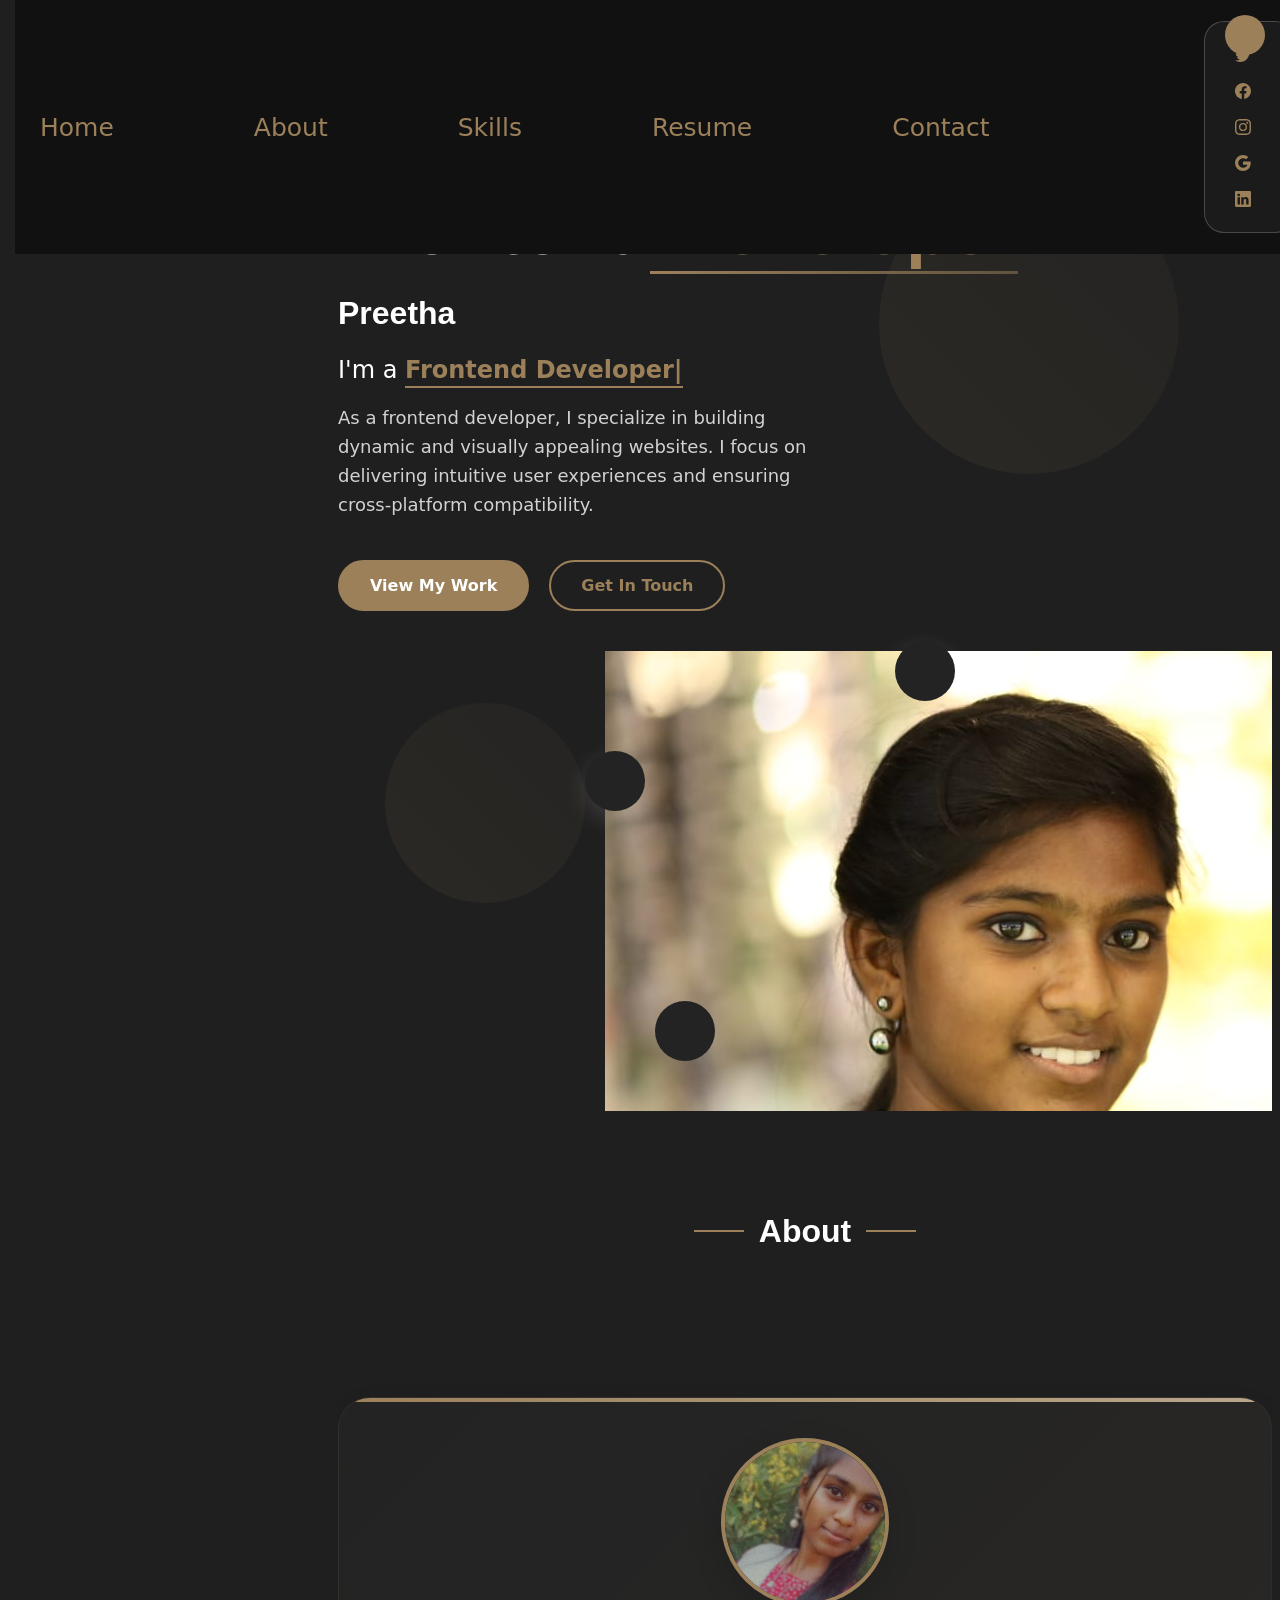
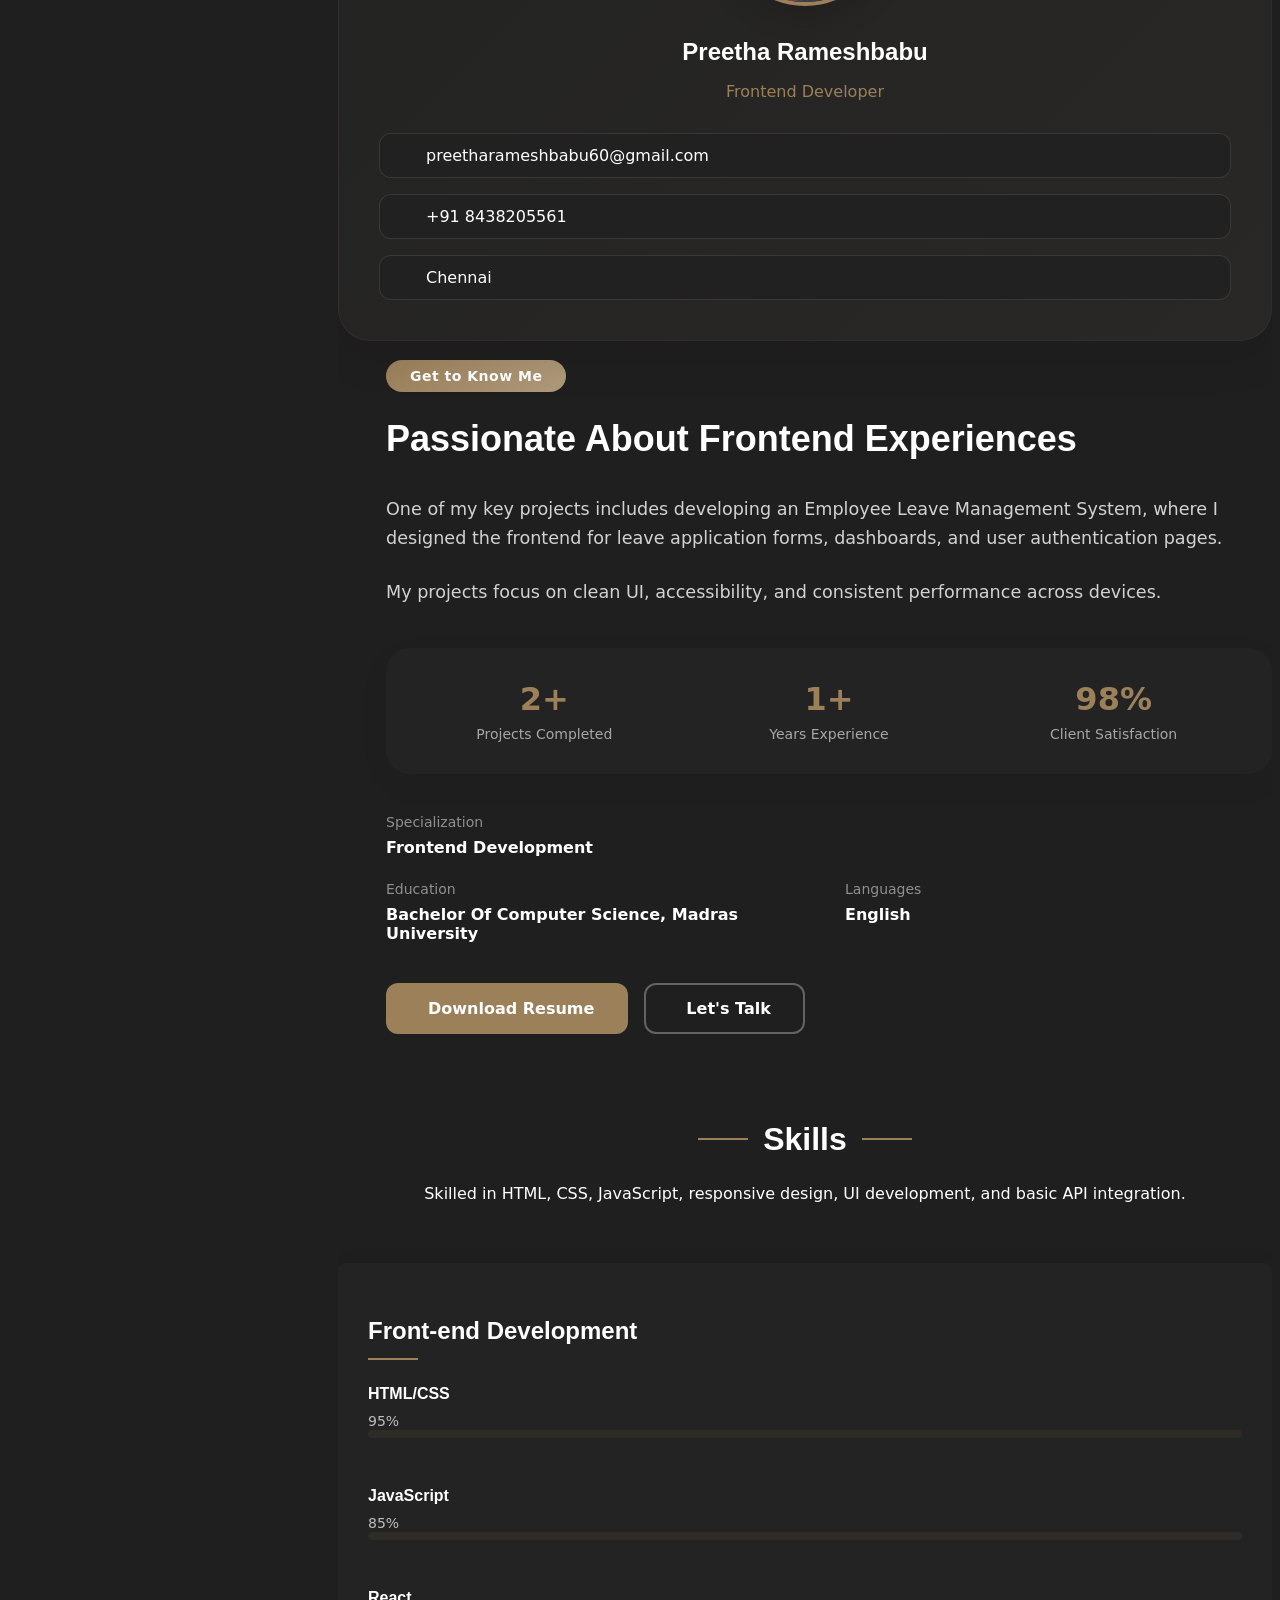
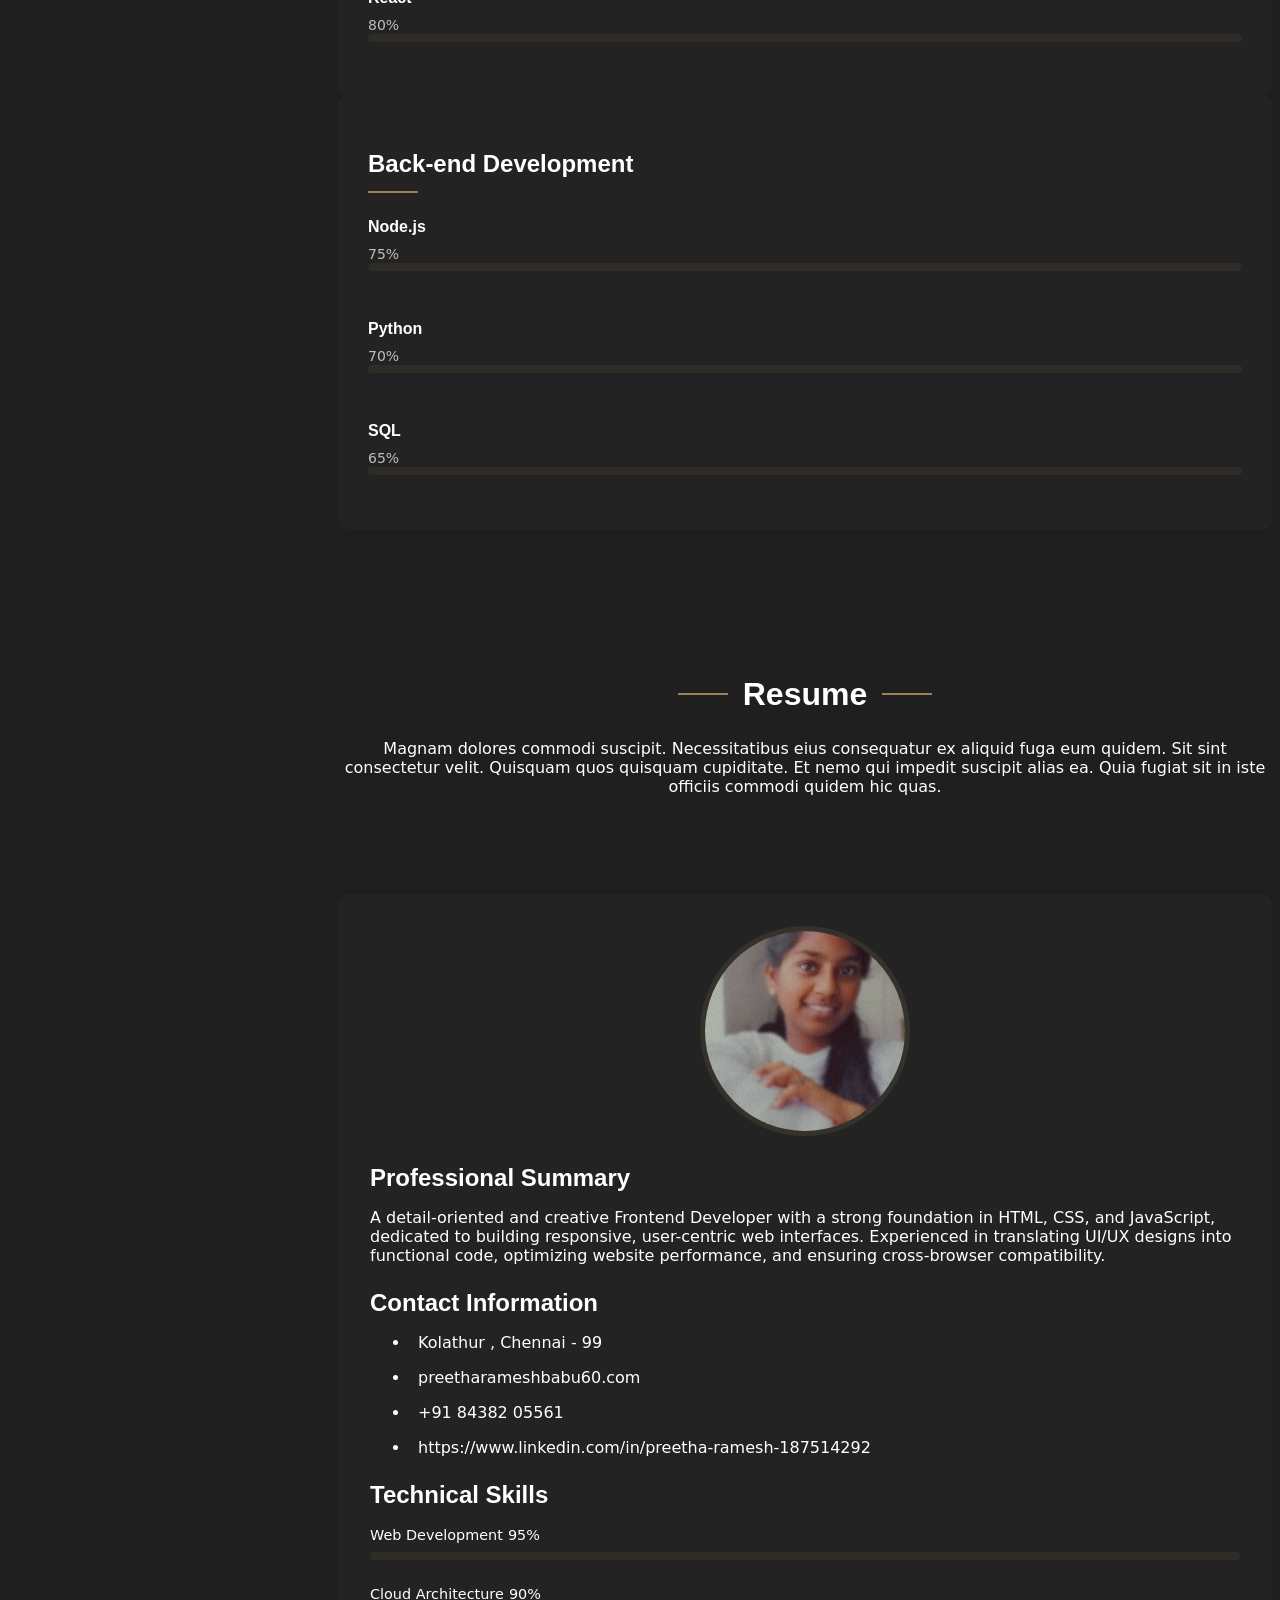
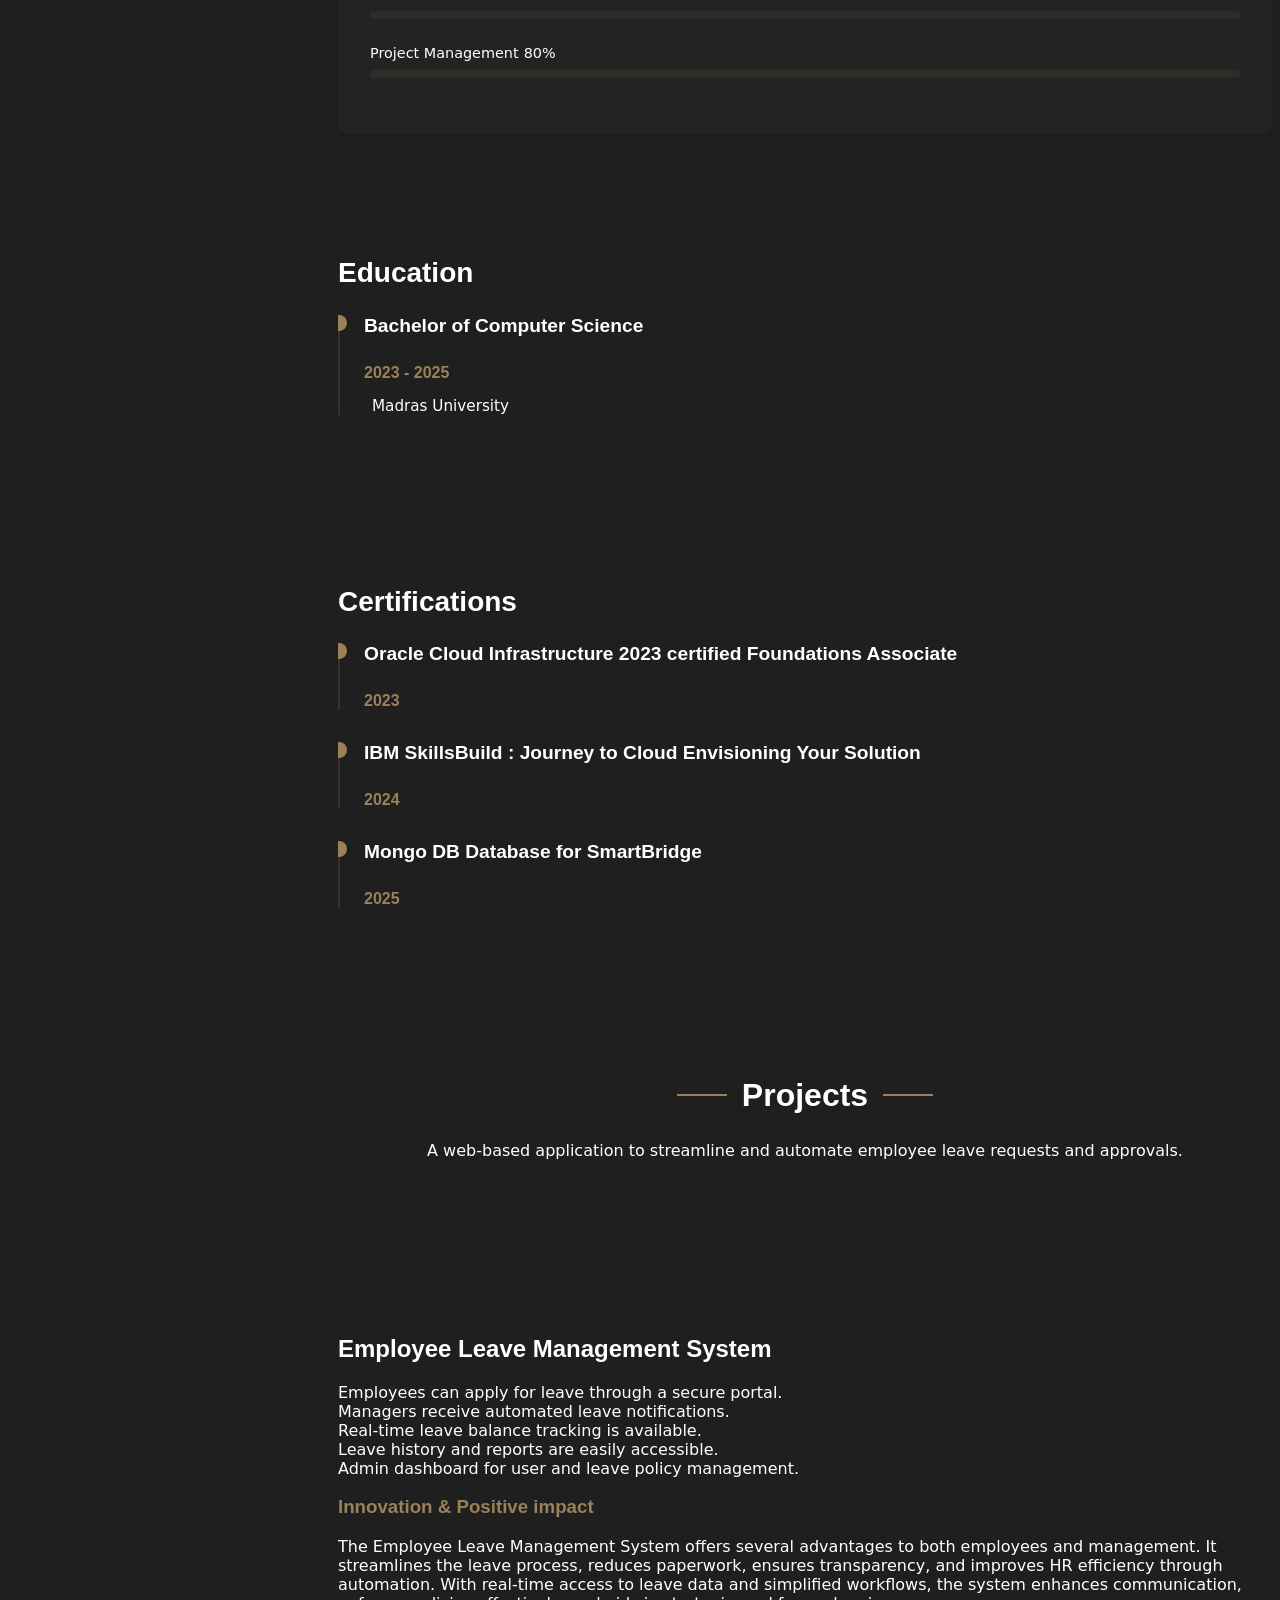
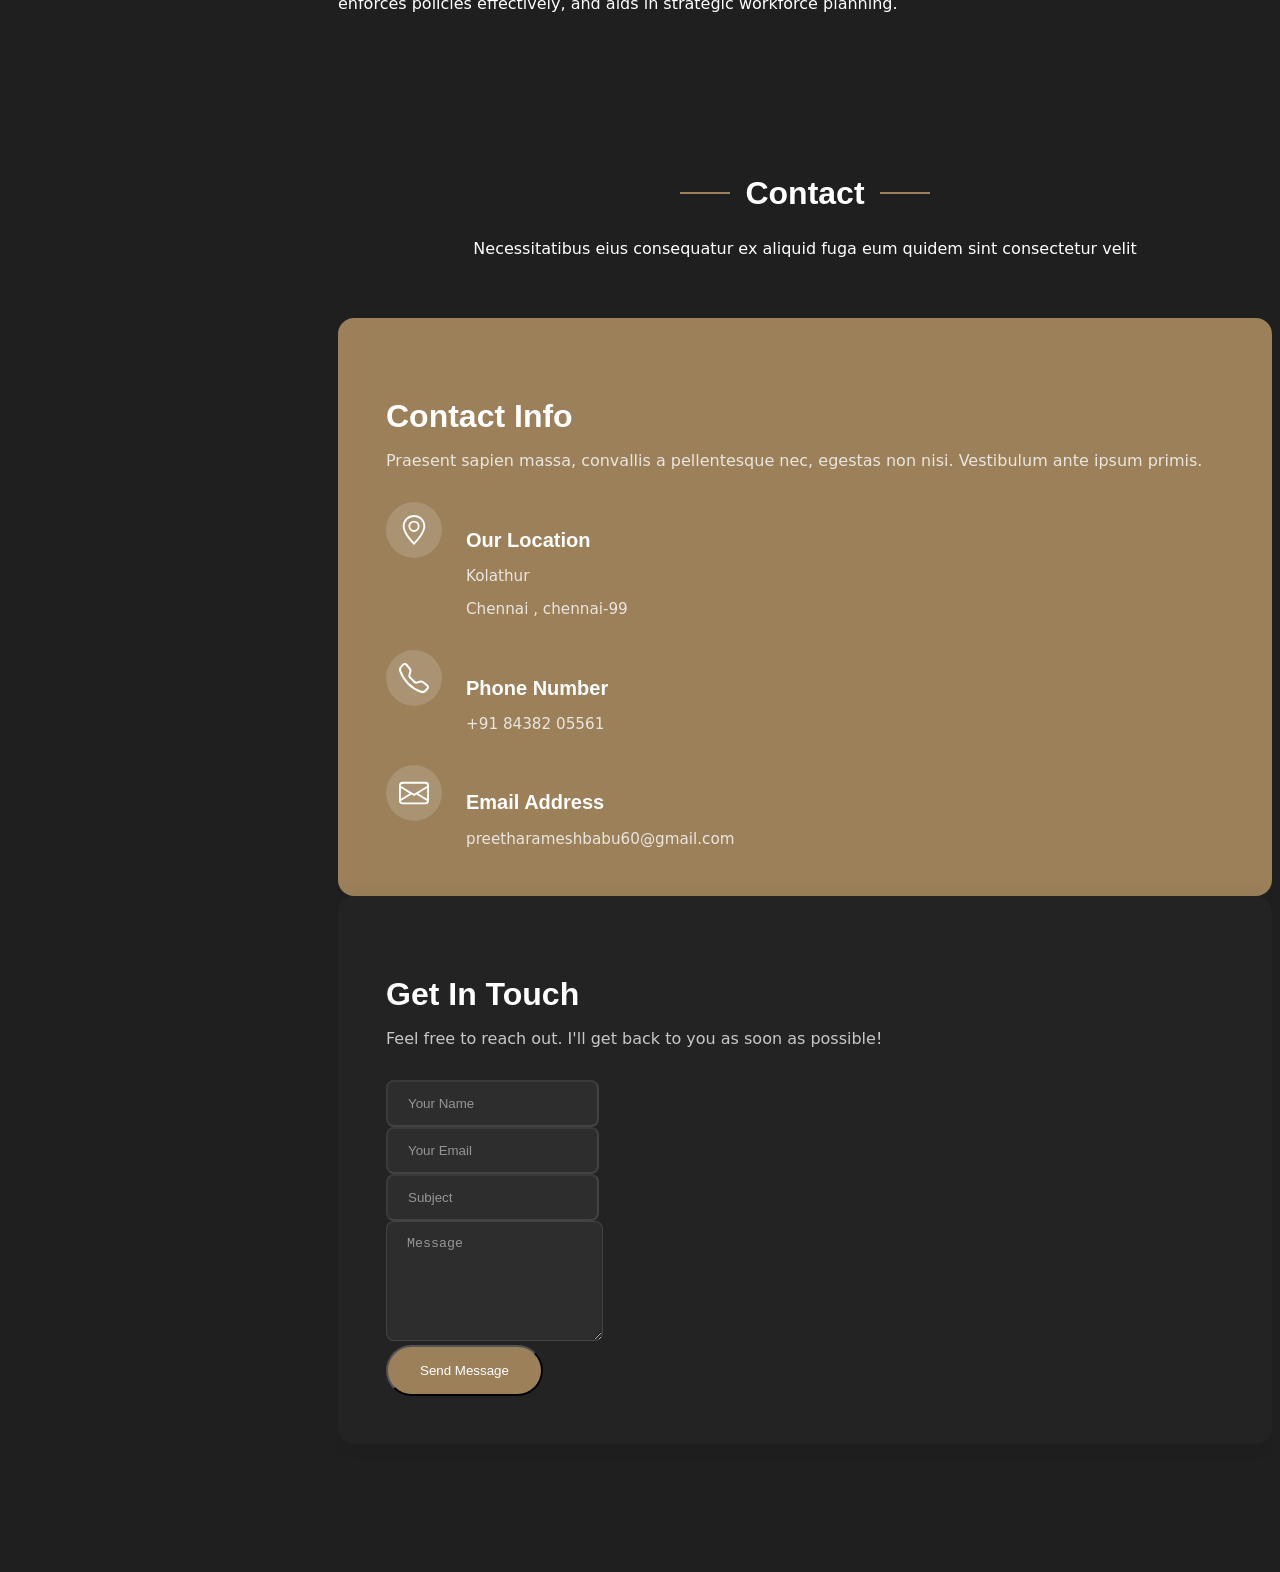
<file: index.html>
<!DOCTYPE html>
<html lang="en">

<head>
  <meta charset="utf-8">
  <meta content="width=device-width, initial-scale=1.0" name="viewport">
  <title>Portfolio</title>
  <meta name="description" content="">
  <meta name="keywords" content="">
  <!-- Main CSS File -->
  <link href="assets/css/main.css" rel="stylesheet">

  <!-- =======================================================
  * Template Name: SnapFolio
  * Template URL: https://bootstrapmade.com/snapfolio-bootstrap-portfolio-template/
  * Updated: Jun 13 2025 with Bootstrap v5.3.6
  * Author: BootstrapMade.com
  * License: https://bootstrapmade.com/license/
  ======================================================== -->
</head>

<body class="index-page">

  <header id="header" class="header dark-background d-flex flex-column justify-content-center">
    <i class="header-toggle d-xl-none bi bi-list"></i>
<div class="box">

</div>
      <nav id="navmenu" class="navmenu">
        <ul>
          <li><a href="#hero" class="active"><i class="bi bi-house navicon"></i>Home</a></li>
          <li><a href="#about"><i class="bi bi-person navicon"></i> About</a></li>
          <li><a href="#skills"><i class="bi bi-layout-text-sidebar"></i> Skills</a></li>
          <li><a href="#resume"><i class="bi bi-layout-text-sidebar"></i>Resume</a></li>
          <li><a href="#contact"><i class="bi bi-envelope navicon"></i> Contact</a></li>
        </ul>
           <div class="header-container d-flex flex-column align-items-start">
        <a href="#" class="twitter"><svg xmlns="http://www.w3.org/2000/svg" width="16" height="16" fill="currentColor" class="bi bi-twitter" viewBox="0 0 16 16">
  <path d="M5.026 15c6.038 0 9.341-5.003 9.341-9.334q.002-.211-.006-.422A6.7 6.7 0 0 0 16 3.542a6.7 6.7 0 0 1-1.889.518 3.3 3.3 0 0 0 1.447-1.817 6.5 6.5 0 0 1-2.087.793A3.286 3.286 0 0 0 7.875 6.03a9.32 9.32 0 0 1-6.767-3.429 3.29 3.29 0 0 0 1.018 4.382A3.3 3.3 0 0 1 .64 6.575v.045a3.29 3.29 0 0 0 2.632 3.218 3.2 3.2 0 0 1-.865.115 3 3 0 0 1-.614-.057 3.28 3.28 0 0 0 3.067 2.277A6.6 6.6 0 0 1 .78 13.58a6 6 0 0 1-.78-.045A9.34 9.34 0 0 0 5.026 15"/>
</svg></a>
        <a href="#" class="facebook"><svg xmlns="http://www.w3.org/2000/svg" width="16" height="16" fill="currentColor" class="bi bi-facebook" viewBox="0 0 16 16">
  <path d="M16 8.049c0-4.446-3.582-8.05-8-8.05C3.58 0-.002 3.603-.002 8.05c0 4.017 2.926 7.347 6.75 7.951v-5.625h-2.03V8.05H6.75V6.275c0-2.017 1.195-3.131 3.022-3.131.876 0 1.791.157 1.791.157v1.98h-1.009c-.993 0-1.303.621-1.303 1.258v1.51h2.218l-.354 2.326H9.25V16c3.824-.604 6.75-3.934 6.75-7.951"/>
</svg></a>
        <a href="#" class="instagram"><svg xmlns="http://www.w3.org/2000/svg" width="16" height="16" fill="currentColor" class="bi bi-instagram" viewBox="0 0 16 16">
  <path d="M8 0C5.829 0 5.556.01 4.703.048 3.85.088 3.269.222 2.76.42a3.9 3.9 0 0 0-1.417.923A3.9 3.9 0 0 0 .42 2.76C.222 3.268.087 3.85.048 4.7.01 5.555 0 5.827 0 8.001c0 2.172.01 2.444.048 3.297.04.852.174 1.433.372 1.942.205.526.478.972.923 1.417.444.445.89.719 1.416.923.51.198 1.09.333 1.942.372C5.555 15.99 5.827 16 8 16s2.444-.01 3.298-.048c.851-.04 1.434-.174 1.943-.372a3.9 3.9 0 0 0 1.416-.923c.445-.445.718-.891.923-1.417.197-.509.332-1.09.372-1.942C15.99 10.445 16 10.173 16 8s-.01-2.445-.048-3.299c-.04-.851-.175-1.433-.372-1.941a3.9 3.9 0 0 0-.923-1.417A3.9 3.9 0 0 0 13.24.42c-.51-.198-1.092-.333-1.943-.372C10.443.01 10.172 0 7.998 0zm-.717 1.442h.718c2.136 0 2.389.007 3.232.046.78.035 1.204.166 1.486.275.373.145.64.319.92.599s.453.546.598.92c.11.281.24.705.275 1.485.039.843.047 1.096.047 3.231s-.008 2.389-.047 3.232c-.035.78-.166 1.203-.275 1.485a2.5 2.5 0 0 1-.599.919c-.28.28-.546.453-.92.598-.28.11-.704.24-1.485.276-.843.038-1.096.047-3.232.047s-2.39-.009-3.233-.047c-.78-.036-1.203-.166-1.485-.276a2.5 2.5 0 0 1-.92-.598 2.5 2.5 0 0 1-.6-.92c-.109-.281-.24-.705-.275-1.485-.038-.843-.046-1.096-.046-3.233s.008-2.388.046-3.231c.036-.78.166-1.204.276-1.486.145-.373.319-.64.599-.92s.546-.453.92-.598c.282-.11.705-.24 1.485-.276.738-.034 1.024-.044 2.515-.045zm4.988 1.328a.96.96 0 1 0 0 1.92.96.96 0 0 0 0-1.92m-4.27 1.122a4.109 4.109 0 1 0 0 8.217 4.109 4.109 0 0 0 0-8.217m0 1.441a2.667 2.667 0 1 1 0 5.334 2.667 2.667 0 0 1 0-5.334"/>
</svg></a>
        <a href="#" class="google-plus"><svg xmlns="http://www.w3.org/2000/svg" width="16" height="16" fill="currentColor" class="bi bi-google" viewBox="0 0 16 16">
  <path d="M15.545 6.558a9.4 9.4 0 0 1 .139 1.626c0 2.434-.87 4.492-2.384 5.885h.002C11.978 15.292 10.158 16 8 16A8 8 0 1 1 8 0a7.7 7.7 0 0 1 5.352 2.082l-2.284 2.284A4.35 4.35 0 0 0 8 3.166c-2.087 0-3.86 1.408-4.492 3.304a4.8 4.8 0 0 0 0 3.063h.003c.635 1.893 2.405 3.301 4.492 3.301 1.078 0 2.004-.276 2.722-.764h-.003a3.7 3.7 0 0 0 1.599-2.431H8v-3.08z"/>
</svg></a>
        <a href="#" class="linkedin"><svg xmlns="http://www.w3.org/2000/svg" width="16" height="16" fill="currentColor" class="bi bi-linkedin" viewBox="0 0 16 16">
  <path d="M0 1.146C0 .513.526 0 1.175 0h13.65C15.474 0 16 .513 16 1.146v13.708c0 .633-.526 1.146-1.175 1.146H1.175C.526 16 0 15.487 0 14.854zm4.943 12.248V6.169H2.542v7.225zm-1.2-8.212c.837 0 1.358-.554 1.358-1.248-.015-.709-.52-1.248-1.342-1.248S2.4 3.226 2.4 3.934c0 .694.521 1.248 1.327 1.248zm4.908 8.212V9.359c0-.216.016-.432.08-.586.173-.431.568-.878 1.232-.878.869 0 1.216.662 1.216 1.634v3.865h2.401V9.25c0-2.22-1.184-3.252-2.764-3.252-1.274 0-1.845.7-2.165 1.193v.025h-.016l.016-.025V6.169h-2.4c.03.678 0 7.225 0 7.225z"/>
</svg></a>
</div>
</nav>
  </header>

  <main class="main">
    <!-- Hero Section -->
    <section id="hero" class="hero section">

      <div class="background-elements">
        <div class="bg-circle circle-1"></div>
        <div class="bg-circle circle-2"></div>
      </div>

      <div class="hero-content">

        <div class="container">
          <div class="row align-items-center">

            <div class="col-lg-6" data-aos="fade-right" data-aos-delay="100">
              <div class="hero-text">
                <h1>Frontend<span class="accent-text"> Developer</span></h1>
                <h2>Preetha</h2>
                <p class="lead">I'm a <span class="typed" data-typed-items="Frontend Developer"></span></p>
                <p class="description">As a frontend developer, I specialize in building dynamic and visually appealing websites. I focus on delivering intuitive user experiences and ensuring cross-platform compatibility.</p>

                <div class="hero-actions">
                  <a href="#portfolio" class="btn btn-primary">View My Work</a>
                  <a href="#contact" class="btn btn-outline">Get In Touch</a>
                </div> 
              </div>
            </div>
            <div class="col-lg-6" data-aos="fade-left" data-aos-delay="200">
              <div class="hero-visual">
                <div class="profile-container">
                  
                  <img src="assets/profile/IMG-20221106-WA0021.jpg">
                  <div class="floating-elements">
                    <div class="floating-icon icon-1"><i class="bi bi-palette"></i></div>
                    <div class="floating-icon icon-3"><i class="bi bi-lightbulb"></i></div>
                    <div class="floating-icon icon-4"><i class="bi bi-graph-up"></i></div>
                  </div>
                </div>
              </div>
            </div>

          </div>
        </div>
      </div>

    </section><!-- /Hero Section -->
<br>
<br>
<br>
<br>
    <!-- About Section -->
     <div class="container section-title" data-aos="fade-up">
        <h2>About</h2>
        </div>
    <section id="about" class="about section">

      <div class="container" data-aos="fade-up" data-aos-delay="100">
  
        <div class="row">
          <div class="col-lg-5" data-aos="zoom-in" data-aos-delay="200">
            <div class="profile-card">
              <div class="profile-header">
                <div class="profile-image">
                  <img src="assets/profile/mypic.JPEG.jpg">
                </div>
              </div>

              <div class="profile-content">
                <h3>Preetha Rameshbabu</h3>
                <p class="profession">Frontend Developer</p>

                <div class="contact-links">
                  <a href="mailto:marcus@example.com" class="contact-item">
                    <i class="bi bi-envelope"></i>
                    preetharameshbabu60@gmail.com
                  </a>
                  <a href="tel:+15551234567" class="contact-item">
                    <i class="bi bi-telephone"></i>
                    +91 8438205561
                  </a>
                  <a href="#" class="contact-item">
                    <i class="bi bi-geo-alt"></i>
                    Chennai
                  </a>
                </div>
              </div>
            </div>
          </div>
<br>
          <div class="col-lg-7" data-aos="fade-left" data-aos-delay="300">
            <div class="about-content">
              <div class="section-header">
                <span class="badge-text">Get to Know Me</span>
                <h2>Passionate About Frontend Experiences</h2>
              </div>

              <div class="description">
                <p> One of my key projects includes developing an Employee Leave Management System, where I designed the frontend for leave application forms, dashboards, and user authentication pages.</p>

                <p>My projects focus on clean UI, accessibility, and consistent performance across devices.</p>
              </div>

              <div class="stats-grid">
                <div class="stat-item">
                  <div class="stat-number">2+</div>
                  <div class="stat-label">Projects Completed</div>
                </div>
                <div class="stat-item">
                  <div class="stat-number">1+</div>
                  <div class="stat-label">Years Experience</div>
                </div>
                <div class="stat-item">
                  <div class="stat-number">98%</div>
                  <div class="stat-label">Client Satisfaction</div>
                </div>
              </div>

              <div class="details-grid">
                <div class="detail-row">
                  <div class="detail-item">
                    <span class="detail-label">Specialization</span>
                    <span class="detail-value">Frontend Development</span>
                  </div>
                </div>
                <div class="detail-row">
                  <div class="detail-item">
                    <span class="detail-label">Education</span>
                    <span class="detail-value">Bachelor Of Computer Science, Madras University</span>
                  </div>
                  <div class="detail-item">
                    <span class="detail-label">Languages</span>
                    <span class="detail-value">English</span>
                  </div>
                </div>
              </div>

              <div class="cta-section">
                <a href="#" class="btn btn-primary">
                  <i class="bi bi-download"></i>
                  Download Resume
                </a>
                <a href="#" class="btn btn-outline">
                  <i class="bi bi-chat-dots"></i>
                  Let's Talk
                </a>
              </div>
            </div>
          </div>
        </div>

      </div>

    <!-- Skills Section -->
    <section id="skills" class="skills section">

      <!-- Section Title -->
      <div class="container section-title" data-aos="fade-up">
        <h2>Skills</h2>
        <p>Skilled in HTML, CSS, JavaScript, responsive design, UI development, and basic API integration.</p>
      </div><!-- End Section Title -->

      <div class="container" data-aos="fade-up" data-aos-delay="100">

        <div class="row">
          <div class="col-lg-6">
            <div class="skills-category" data-aos="fade-up" data-aos-delay="200">
              <h3>Front-end Development</h3>
              <div class="skills-animation">
                <div class="skill-item">
                  <div class="d-flex justify-content-between align-items-center">
                    <h4>HTML/CSS</h4>
                    <span class="skill-percentage">95%</span>
                  </div>
                  <div class="progress">
                    <div class="progress-bar" role="progressbar" aria-valuenow="95" aria-valuemin="0" aria-valuemax="100"></div>
                  </div>
                  <div class="skill-tooltip">Expert level knowledge of semantic HTML5 and modern CSS3 techniques</div>
                </div>

                <div class="skill-item">
                  <div class="d-flex justify-content-between align-items-center">
                    <h4>JavaScript</h4>
                    <span class="skill-percentage">85%</span>
                  </div>
                  <div class="progress">
                    <div class="progress-bar" role="progressbar" aria-valuenow="85" aria-valuemin="0" aria-valuemax="100"></div>
                  </div>
                  <div class="skill-tooltip">Strong proficiency in ES6+, DOM manipulation, and modern frameworks</div>
                </div>

                <div class="skill-item">
                  <div class="d-flex justify-content-between align-items-center">
                    <h4>React</h4>
                    <span class="skill-percentage">80%</span>
                  </div>
                  <div class="progress">
                    <div class="progress-bar" role="progressbar" aria-valuenow="80" aria-valuemin="0" aria-valuemax="100"></div>
                  </div>
                  <div class="skill-tooltip">Experience with React hooks, state management, and component architecture</div>
                </div>
              </div>
            </div><!-- End Frontend Skills -->
          </div>

          <div class="col-lg-6">
            <div class="skills-category" data-aos="fade-up" data-aos-delay="300">
              <h3>Back-end Development</h3>
              <div class="skills-animation">
                <div class="skill-item">
                  <div class="d-flex justify-content-between align-items-center">
                    <h4>Node.js</h4>
                    <span class="skill-percentage">75%</span>
                  </div>
                  <div class="progress">
                    <div class="progress-bar" role="progressbar" aria-valuenow="75" aria-valuemin="0" aria-valuemax="100"></div>
                  </div>
                  <div class="skill-tooltip">Server-side JavaScript development with Express and REST APIs</div>
                </div>

                <div class="skill-item">
                  <div class="d-flex justify-content-between align-items-center">
                    <h4>Python</h4>
                    <span class="skill-percentage">70%</span>
                  </div>
                  <div class="progress">
                    <div class="progress-bar" role="progressbar" aria-valuenow="70" aria-valuemin="0" aria-valuemax="100"></div>
                  </div>
                  <div class="skill-tooltip">Python development with Django and data analysis tools</div>
                </div>

                <div class="skill-item">
                  <div class="d-flex justify-content-between align-items-center">
                    <h4>SQL</h4>
                    <span class="skill-percentage">65%</span>
                  </div>
                  <div class="progress">
                    <div class="progress-bar" role="progressbar" aria-valuenow="65" aria-valuemin="0" aria-valuemax="100"></div>
                  </div>
                  <div class="skill-tooltip">Database design, optimization, and complex queries</div>
                </div>
              </div>
            </div><!-- End Backend Skills -->
          </div>
        </div>

      </div>

    </section><!-- /Skills Section -->

    <!-- Resume Section -->
    <section id="resume" class="resume section">

      <!-- Section Title -->
      <div class="container section-title" data-aos="fade-up">
        <h2>Resume</h2>
        <p>Magnam dolores commodi suscipit. Necessitatibus eius consequatur ex aliquid fuga eum quidem. Sit sint consectetur velit. Quisquam quos quisquam cupiditate. Et nemo qui impedit suscipit alias ea. Quia fugiat sit in iste officiis commodi quidem hic quas.</p>
      </div><!-- End Section Title -->
<br><br>
      <div class="container" data-aos="fade-up" data-aos-delay="100">

        <div class="row gy-4">
          <!-- Left column with summary and contact -->
          <div class="col-lg-4">
            <div class="resume-side" data-aos="fade-right" data-aos-delay="100">
              <div class="profile-img mb-4">
                <img src="assets/profile/img3.jpg" alt="Profile" class="img-fluid rounded">
              </div>

              <h3>Professional Summary</h3>
              <p>A detail-oriented and creative Frontend Developer with a strong foundation in HTML, CSS, and JavaScript, dedicated to building responsive, user-centric web interfaces. Experienced in translating UI/UX designs into functional code, optimizing website performance, and ensuring cross-browser compatibility.</p>

              <h3 class="mt-4">Contact Information</h3>
              <ul class="contact-info list-unstyled">
                <li><i class="bi bi-geo-alt"></i> Kolathur , Chennai - 99</li>
                <li><i class="bi bi-envelope"></i> preetharameshbabu60.com</li>
                <li><i class="bi bi-phone"></i> +91 84382 05561</li>
                <li><i class="bi bi-linkedin"></i> https://www.linkedin.com/in/preetha-ramesh-187514292</li>
              </ul>

              <div class="skills-animation mt-4">
                <h3>Technical Skills</h3>
                <div class="skill-item">
                  <div class="d-flex justify-content-between">
                    <span>Web Development</span>
                    <span>95%</span>
                  </div>
                  <div class="progress">
                    <div class="progress-bar" role="progressbar" aria-valuenow="95" aria-valuemin="0" aria-valuemax="100"></div>
                  </div>
                </div>
                  <div class="progress">
                    <div class="progress-bar" role="progressbar" aria-valuenow="85" aria-valuemin="0" aria-valuemax="100"></div>
                  </div>
                </div>

                <div class="skill-item">
                  <div class="d-flex justify-content-between">
                    <span>Cloud Architecture</span>
                    <span>90%</span>
                  </div>
                  <div class="progress">
                    <div class="progress-bar" role="progressbar" aria-valuenow="90" aria-valuemin="0" aria-valuemax="100"></div>
                  </div>
                </div>

                <div class="skill-item">
                  <div class="d-flex justify-content-between">
                    <span>Project Management</span>
                    <span>80%</span>
                  </div>
                  <div class="progress">
                    <div class="progress-bar" role="progressbar" aria-valuenow="80" aria-valuemin="0" aria-valuemax="100"></div>
                  </div>
                </div>
              </div>
            </div>
          </div>
            </div>
<br>
<br>
<br>
<br>
<br>
            <!-- Education Section -->
            <div class="resume-section" data-aos="fade-up" data-aos-delay="100">
              <h3><i class="bi bi-mortarboard me-2"></i>Education</h3>
              <div class="resume-item">
                <h4>Bachelor of Computer Science</h4>
                <h5>2023 - 2025</h5>
                <p class="company"><i class="bi bi-building"></i> Madras University</p>
              </div>
            </div>
<br>
<br>
<br>
<br>
<br>
            <!-- Certifications Section -->
            <div class="resume-section" data-aos="fade-up" data-aos-delay="200">
              <h3><i class="bi bi-award me-2"></i>Certifications</h3>

              <div class="resume-item">
                <h4>Oracle Cloud Infrastructure 2023 certified Foundations Associate</h4>
                <h5>2023</h5> 
              </div>
              <div class="resume-item">
                <h4>IBM SkillsBuild : Journey to Cloud Envisioning Your Solution</h4>
                <h5>2024</h5> 
              </div>
              <div class="resume-item">
                <h4>Mongo DB Database for SmartBridge</h4>
                <h5>2025</h5>
              </div>
            </div>
          </div>
        </div>

      </div>
  
<br>
<br>
<br>
<br>
<br>
      <!-- Section Title -->
      <div class="container section-title" data-aos="fade-up">
        <h2>Projects</h2>
        <p>A web-based application to streamline and automate employee leave requests and approvals.</p>
      </div><!-- End Section Title -->
<br>
<br>
<br>
<br>
<br>
      <div class="container" data-aos="fade-up" data-aos-delay="100">

        <div class="service-header">
          <div class="row align-items-center">
            <div class="col-lg-8 col-md-12">
              <div class="service-intro">
                <h2 class="service-heading">
                  <div>Employee Leave Management System</div>
                  <div><span></span></div>
                </h2>
              </div>
            </div>
            <div class="col-lg-4 col-md-12">
              <div class="service-summary">
                <p>
                  Employees can apply for leave through a secure portal.<br>
                  Managers receive automated leave notifications.<br>
                  Real-time leave balance tracking is available.<br>
                  Leave history and reports are easily accessible.<br>
                  Admin dashboard for user and leave policy management.<br>
                </p>
                <a href="services.html" class="service-btn">
                  <i class="bi bi-arrow-right"></i>
                </a>
              </div>
            </div>
          </div>
        </div>

        <div class="row justify-content-center">
          <div class="col-lg-4 col-md-6" data-aos="fade-up" data-aos-delay="100">
            <div class="service-card position-relative z-1">
              <div class="service-icon">
                <i class="bi bi-palette"></i>
              </div>
              <a href="service-details.html" class="card-action d-flex align-items-center justify-content-center rounded-circle">
                <i class="bi bi-arrow-up-right"></i>
              </a>
              <h3>
                <a href="service-details.html">
                  <span>Innovation & Positive impact</span>
                </a>
              </h3>
              <p>
                The Employee Leave Management System offers several advantages to both employees and management. It streamlines the leave process, reduces paperwork, ensures transparency, and improves HR efficiency through automation. With real-time access to leave data and simplified workflows, the system enhances communication, enforces policies effectively, and aids in strategic workforce planning.


              </p>
            </div>
          </div>
          
            </div>
          </div>
        </div>

      </div>

    </section><!-- /Services Section -->


    <!-- Contact Section -->
    <section id="contact" class="contact section">

      <!-- Section Title -->
      <div class="container section-title" data-aos="fade-up">
        <h2>Contact</h2>
        <p>Necessitatibus eius consequatur ex aliquid fuga eum quidem sint consectetur velit</p>
      </div><!-- End Section Title -->

      <div class="container">

        <div class="row g-4 g-lg-5">
          <div class="col-lg-5">
            <div class="info-box">
              <h3>Contact Info</h3>
              <p>Praesent sapien massa, convallis a pellentesque nec, egestas non nisi. Vestibulum ante ipsum primis.</p>

              <div class="info-item">
                <div class="icon-box"><svg xmlns="http://www.w3.org/2000/svg" width="30" height="30" fill="currentColor" class="bi bi-geo-alt" viewBox="0 0 16 16">
  <path d="M12.166 8.94c-.524 1.062-1.234 2.12-1.96 3.07A32 32 0 0 1 8 14.58a32 32 0 0 1-2.206-2.57c-.726-.95-1.436-2.008-1.96-3.07C3.304 7.867 3 6.862 3 6a5 5 0 0 1 10 0c0 .862-.305 1.867-.834 2.94M8 16s6-5.686 6-10A6 6 0 0 0 2 6c0 4.314 6 10 6 10"/>
  <path d="M8 8a2 2 0 1 1 0-4 2 2 0 0 1 0 4m0 1a3 3 0 1 0 0-6 3 3 0 0 0 0 6"/>
</svg>
                </div>
                <div class="content">
                  <h4>Our Location</h4>
                  <p>Kolathur</p>
                  <p>Chennai , chennai-99</p>
                </div>
              </div>

              <div class="info-item">
                <div class="icon-box"><svg xmlns="http://www.w3.org/2000/svg" width="30" height="30" fill="currentColor" class="bi bi-telephone" viewBox="0 0 16 16">
  <path d="M3.654 1.328a.678.678 0 0 0-1.015-.063L1.605 2.3c-.483.484-.661 1.169-.45 1.77a17.6 17.6 0 0 0 4.168 6.608 17.6 17.6 0 0 0 6.608 4.168c.601.211 1.286.033 1.77-.45l1.034-1.034a.678.678 0 0 0-.063-1.015l-2.307-1.794a.68.68 0 0 0-.58-.122l-2.19.547a1.75 1.75 0 0 1-1.657-.459L5.482 8.062a1.75 1.75 0 0 1-.46-1.657l.548-2.19a.68.68 0 0 0-.122-.58zM1.884.511a1.745 1.745 0 0 1 2.612.163L6.29 2.98c.329.423.445.974.315 1.494l-.547 2.19a.68.68 0 0 0 .178.643l2.457 2.457a.68.68 0 0 0 .644.178l2.189-.547a1.75 1.75 0 0 1 1.494.315l2.306 1.794c.829.645.905 1.87.163 2.611l-1.034 1.034c-.74.74-1.846 1.065-2.877.702a18.6 18.6 0 0 1-7.01-4.42 18.6 18.6 0 0 1-4.42-7.009c-.362-1.03-.037-2.137.703-2.877z"/>
</svg>
                </div>
                <div class="content">
                  <h4>Phone Number</h4>
                  <p>+91 84382 05561</p>
                </div>
              </div>

              <div class="info-item">
                <div class="icon-box"><svg xmlns="http://www.w3.org/2000/svg" width="30" height="30" fill="currentColor" class="bi bi-envelope" viewBox="0 0 16 16">
  <path d="M0 4a2 2 0 0 1 2-2h12a2 2 0 0 1 2 2v8a2 2 0 0 1-2 2H2a2 2 0 0 1-2-2zm2-1a1 1 0 0 0-1 1v.217l7 4.2 7-4.2V4a1 1 0 0 0-1-1zm13 2.383-4.708 2.825L15 11.105zm-.034 6.876-5.64-3.471L8 9.583l-1.326-.795-5.64 3.47A1 1 0 0 0 2 13h12a1 1 0 0 0 .966-.741M1 11.105l4.708-2.897L1 5.383z"/>
</svg>
                </div>
                <div class="content">
                  <h4>Email Address</h4>
                  <p>preetharameshbabu60@gmail.com</p>
                </div>
              </div>
            </div>
          </div>

          <div class="col-lg-7">
            <div class="contact-form">
              <h3>Get In Touch</h3>
              <p>Feel free to reach out. I'll get back to you as soon as possible!</p>

              <form action="forms/contact.php" method="post" class="php-email-form">
                <div class="row gy-4">

                  <div class="col-md-6">
                    <input type="text" name="name" class="form-control" placeholder="Your Name" required="">
                  </div>

                  <div class="col-md-6 ">
                    <input type="email" class="form-control" name="email" placeholder="Your Email" required="">
                  </div>

                  <div class="col-12">
                    <input type="text" class="form-control" name="subject" placeholder="Subject" required="">
                  </div>

                  <div class="col-12">
                    <textarea class="form-control" name="message" rows="6" placeholder="Message" required=""></textarea>
                  </div>

                  <div class="col-12 text-center">
                    <div class="loading">Loading</div>
                    <div class="error-message"></div>
                    <div class="sent-message">Your message has been sent. Thank you!</div>

                    <button type="submit" class="btn">Send Message</button>
                  </div>

                </div>
              </form>

            </div>
          </div>

        </div>

      </div>

    </section><!-- /Contact Section -->

  </main>

  
  <!-- Scroll Top -->
  <a href="#" id="scroll-top" class="scroll-top d-flex align-items-center justify-content-center"><i class="bi bi-arrow-up-short"></i></a>

  <!-- Preloader -->
  <div id="preloader"></div>

  <!-- Vendor JS Files -->
  
 
  <script src="assets/vendor/aos/aos.js"></script>
  <script src="assets/vendor/typed.js/typed.umd.js"></script>
  <script src="assets/vendor/purecounter/purecounter_vanilla.js"></script>
  
  <script src="assets/vendor/isotope-layout/isotope.pkgd.min.js"></script>
  <script src="assets/vendor/imagesloaded/imagesloaded.pkgd.min.js"></script>
  <script src="assets/vendor/glightbox/js/glightbox.min.js"></script>
  <script src="assets/vendor/swiper/swiper-bundle.min.js"></script>

  <!-- Main JS File -->
  <script src="assets/js/main.js"></script>

</body>

</html>
</file>
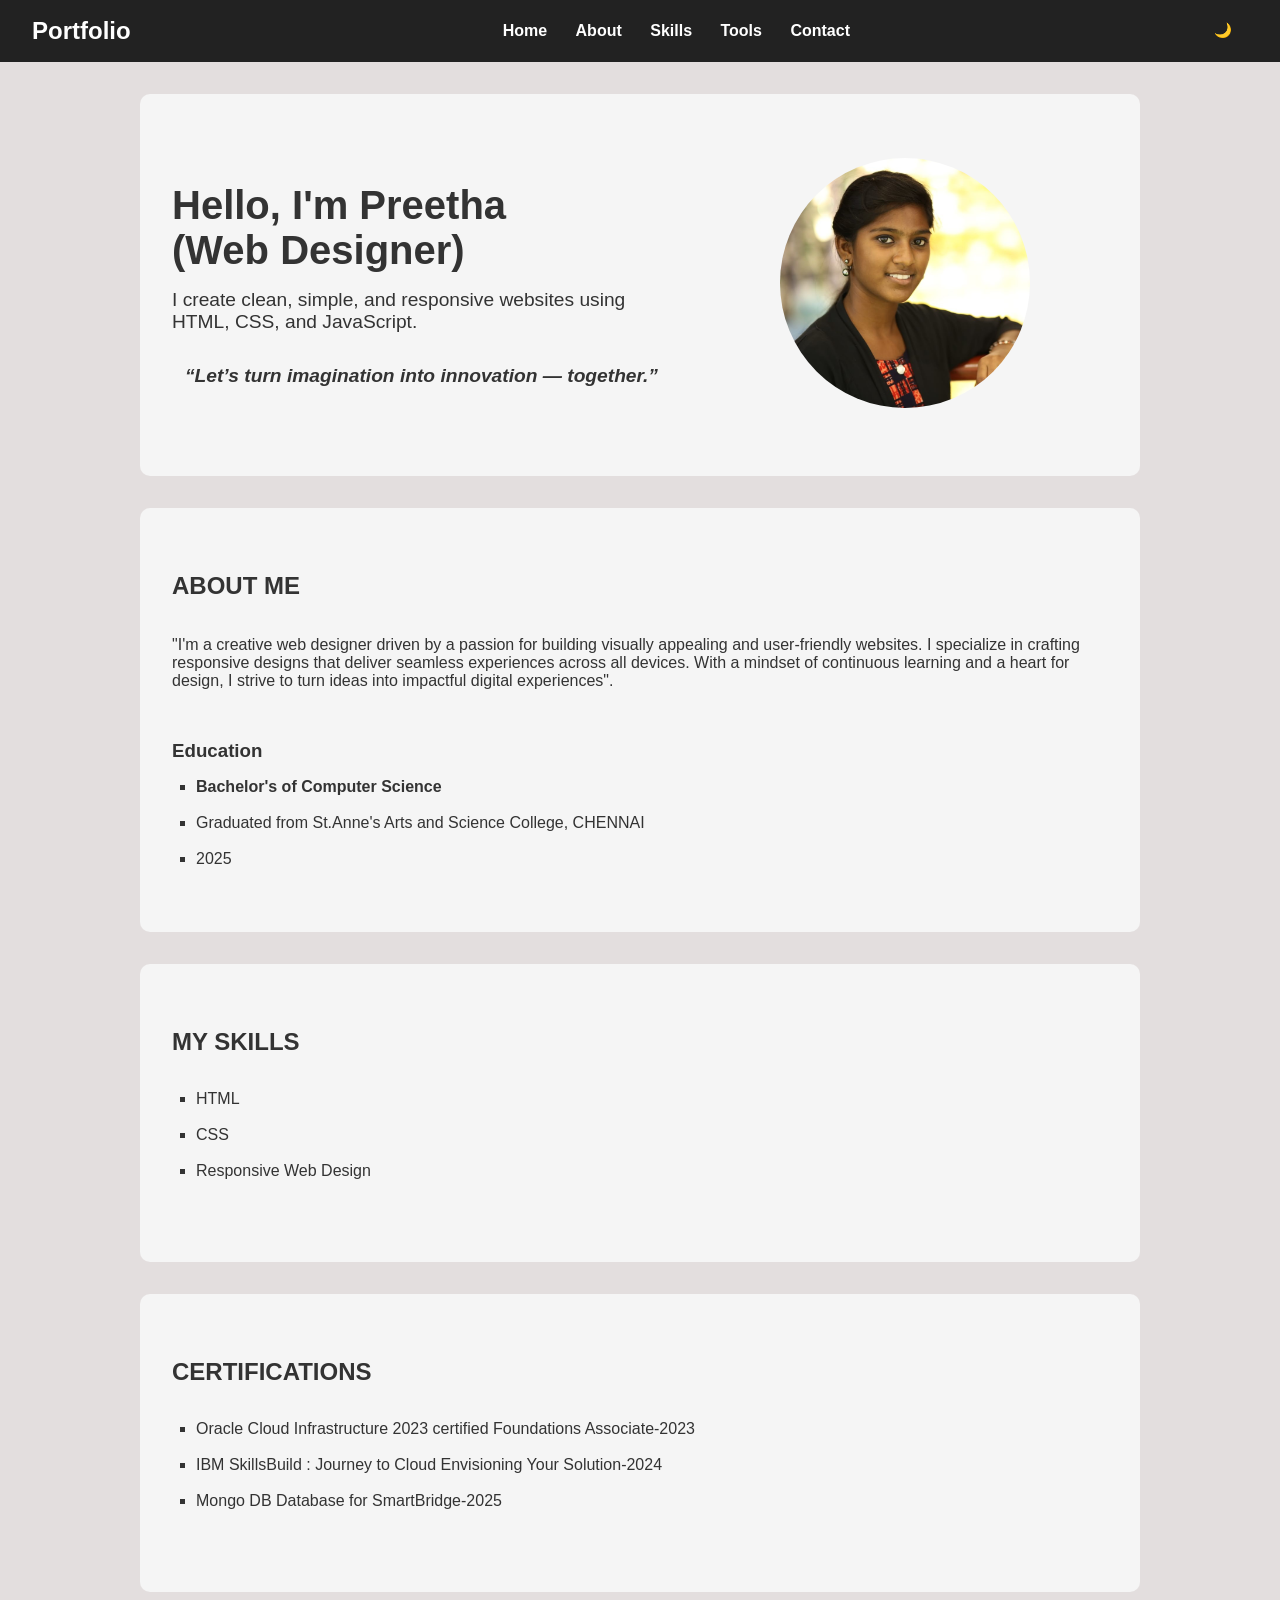
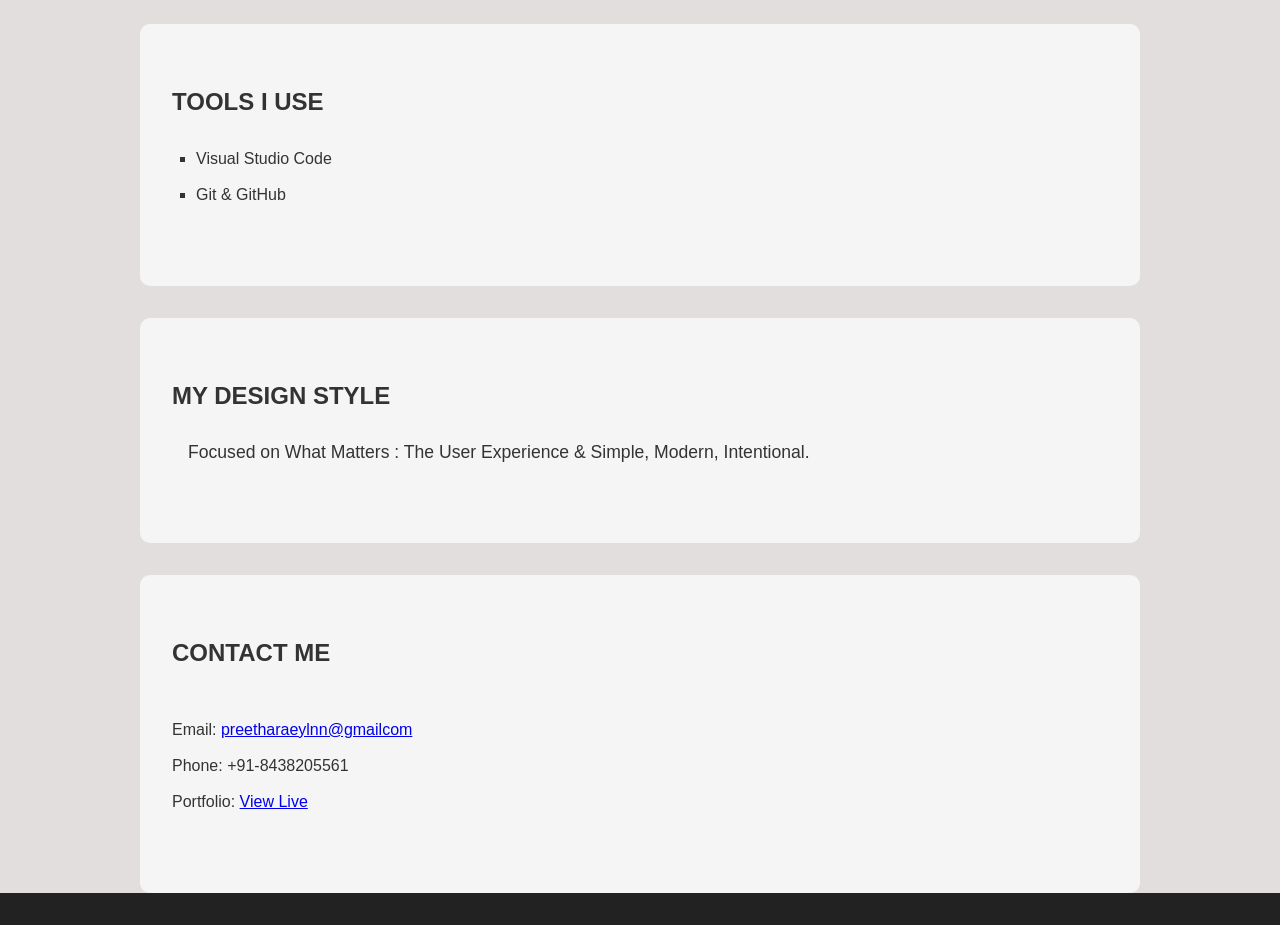
<file: Portfolio.html>
<!DOCTYPE html>
<html lang="en">
<head>
  <meta charset="UTF-8" />
  <meta name="viewport" content="width=device-width, initial-scale=1.0"/>
  <title>Web Designer Portfolio</title>
  <style>
    :root {
      --bg: #e3dede;
      --text: #333;
      --section-bg: #f5f5f5;
    }

    body.dark {
      --bg: #1e1e1e;
      --text: #f0f0f0;
      --accent:#00bcd4;
      --section-bg: #2c2c2c;
    }

    * {
      margin: 0;
      padding: 0;
      box-sizing: border-box;
      scroll-behavior: smooth;
      font-family: Arial, sans-serif;
    }

    body {
      background: var(--bg);
      color: var(--text);
    }

    header {
      background-color: #222;
      color: #fff;
      padding: 1rem 2rem;
      display: flex;
      justify-content: space-between;
      align-items: center;
      position: sticky;
      top: 0;
      z-index: 100;
    }

    nav a {
      color: #fff;
      text-decoration: none;
      margin-left: 1.5rem;
      font-weight: bold;
    }

    nav a:hover {
      color: var(--accent);
    }

    .toggle-btn {
      background: var(--accent);
      color: #fff;
      border: none;
      padding: 0.4rem 1rem;
      cursor: pointer;
      border-radius: 5px;
      font-size: 0.9rem;
    }

    section {
      padding: 4rem 2rem;
      max-width: 1000px;
      margin: auto;
      background-color: var(--section-bg);
      border-radius: 10px;
      margin-top: 2rem;
    }

    .hero {
      display: flex;
      flex-wrap: wrap;
      align-items: center;
      justify-content: space-between;
      gap: 2rem;
    }

    .hero-text {
      flex: 1 1 50%;
    }

    .hero-text h1 {
      font-size: 2.5rem;
      margin-bottom: 1rem;
    }

    .hero-text p {
      font-size: 1.2rem;
    }

    .hero-img {
      flex: 1 1 40%;
      text-align: center;
    }

    .hero-img img {
      width: 250px;
      height: 250px;
      border-radius: 50%;
      object-fit: cover;
      border: 5px solid var(--accent);
    }

    ul {
      list-style-type: square;
      padding-left: 1.5rem;
      margin-top: 1rem;
    }

    .design-style {
      font-size: 1.1rem;
      margin-top: 1rem;
      padding: 1rem;
      border-left: 5px solid var(--accent);
    }

    .contact a {
      color: var(--accent);
      text-decoration: none;
      font-weight: bold;
    }

    .catchy-line {
      font-style: italic;
      font-size: 1.2rem;
      text-align: center;
      margin-top: 2rem;
      color: var(--accent);
    }



    footer {
      text-align: center;
      padding: 1rem;
      background-color: #222;
      color: #fff;
    }

    #scrollTop {
      position: fixed;
      bottom: 20px;
      right: 20px;
      background: var(--accent);
      color: #fff;
      border: none;
      padding: 10px 14px;
      border-radius: 50%;
      cursor: pointer;
      display: none;
      font-size: 18px;
      z-index: 999;
    }

    @media (max-width: 768px) {
      .hero {
        flex-direction: column;
        text-align: center;
      }

      .hero-img img {
        width: 180px;
        height: 180px;
      }
    }
  </style>
</head>
<body>

  <header>
    <h2>Portfolio</h2>
    <div>
      <nav>
        <a href="#home">Home</a>
        <a href="#about">About</a>
        <a href="#skills">Skills</a>
        <a href="#tools">Tools</a>
        <a href="#contact">Contact</a>
      </nav>
    </div>
    <button class="toggle-btn" onclick="toggleDarkMode()">🌙</button>
  </header>

  <section id="home" class="hero">
    <div class="hero-text">
      <h1>Hello, I'm Preetha <br> (Web Designer)</h1>
      <p>I create clean, simple, and responsive websites using HTML, CSS, and JavaScript.</p>
      <div class="catchy-line"><b>“Let’s turn imagination into innovation — together.”</b></div>
    </div>
    <div class="hero-img">
      <img src="img2.jpg" alt="My Photo" />
    </div>
  </section>

  <section id="about">
    <h2>ABOUT ME</h2><br><br>
    <p>"I'm a creative web designer driven by a passion for building visually appealing and user-friendly websites. I specialize in crafting responsive designs that deliver seamless experiences across all devices. With a mindset of continuous learning and a heart for design, I strive to turn ideas into impactful digital experiences".</p>
<br>
    <h3 style="margin-top: 2rem;">Education</h3>
    <ul>
      <li><strong>Bachelor's of Computer Science</strong></li><br>
      <li>Graduated from St.Anne's Arts and Science College, CHENNAI</li><br>
      <li>2025</li>
    </ul>
  </section>

  <section id="skills">
    <h2>MY SKILLS</h2><br>
    <ul>
      <li>HTML</li><br>
     <li>CSS</li><br>
      <li>Responsive Web Design</li><br>
    </ul>
  </section>

  <section id="certify">
    <h2>CERTIFICATIONS</h2><br>
    <ul>
      <li>Oracle Cloud Infrastructure 2023 certified Foundations Associate-2023</li><br>
     <li>IBM SkillsBuild : Journey to Cloud Envisioning Your Solution-2024</li><br>
      <li>Mongo DB Database for SmartBridge-2025</li><br>
    </ul>
  </section>

  <section id="tools">
    <h2>TOOLS I USE</h2><br>
    <ul>
      <li>Visual Studio Code</li><br>
      <li>Git & GitHub</li><br>
    </ul>
  </section>

  <section>
    <h2>MY DESIGN STYLE</h2>
    <div class="design-style">
      Focused on What Matters :  The User Experience & Simple, Modern, Intentional.
    </div>
  </section>

  <section id="contact">
    <h2>CONTACT ME</h2><br><br><br>
    <p>Email: <a href="mailto:yourname@example.com">preetharaeylnn@gmailcom</a></p><br>
    <p>Phone: +91-8438205561</p><br>
    <p>Portfolio: <a href="https://github.com/Preeth-creator/Project-Hub.git" target="_blank">View Live</a></p><br>
    
  </section>

  <footer>

  </footer>

  <button id="scrollTop" onclick="scrollToTop()">↑</button>

  <script>
    // Dark mode toggle
    function toggleDarkMode() {
      document.body.classList.toggle("dark");
    }

    // Scroll to top
    const scrollTopBtn = document.getElementById("scrollTop");
    window.onscroll = () => {
      scrollTopBtn.style.display = window.scrollY > 200 ? "block" : "none";
    };

    function scrollToTop() {
      window.scrollTo({ top: 0, behavior: 'smooth' });
    }

   
  </script>

</body>
</html>
</file>
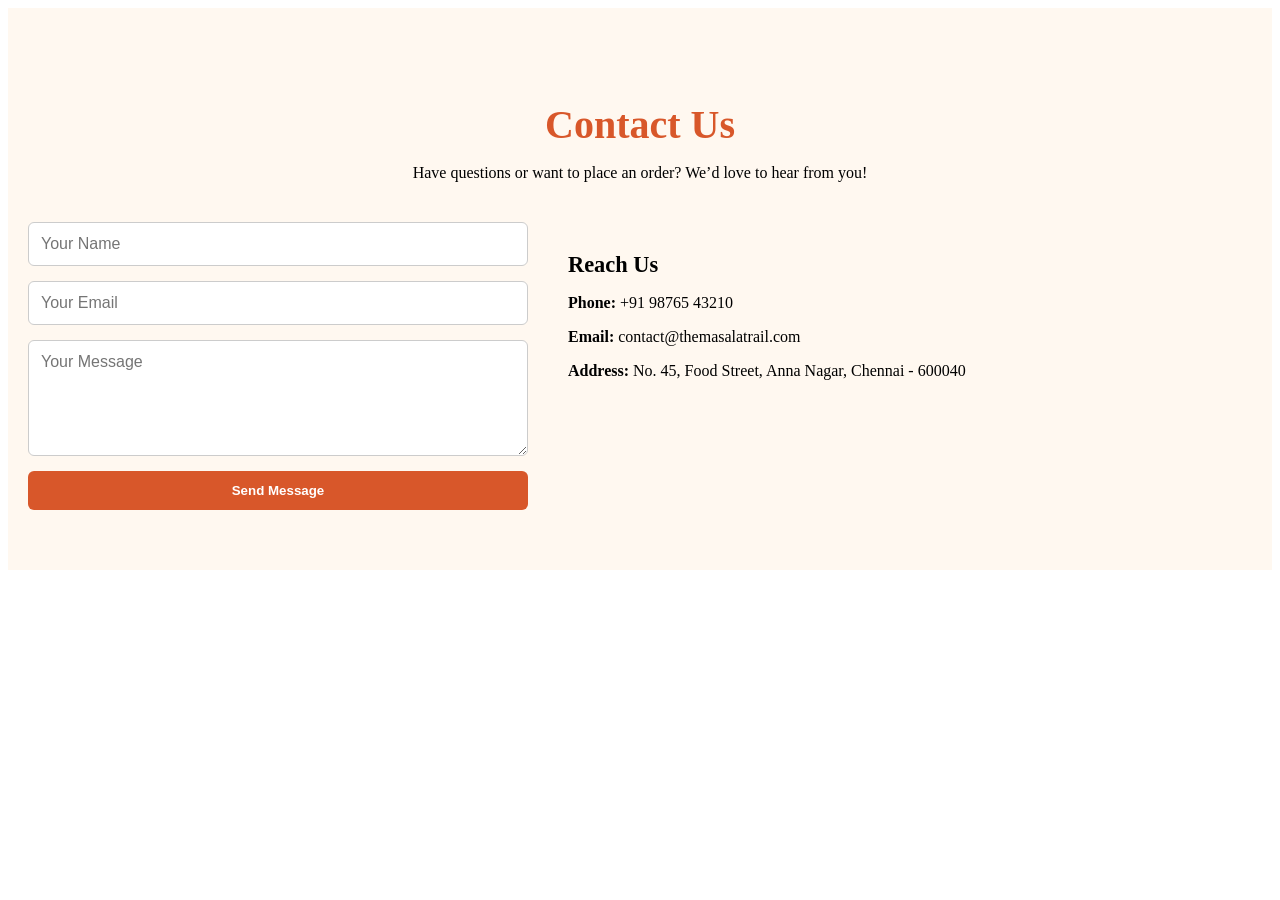
<file: web design/contact res.html>
<!DOCTYPE html>
<html lang="en">
<head>
    <meta charset="UTF-8">
    <meta name="viewport" content="width=device-width, initial-scale=1.0">
    <title>Document</title>
    <style>
        .contact-section {
  background-color: #fff8f0;
  padding: 60px 20px;
  text-align: center;
}

.contact-section h2 {
  font-size: 2.5rem;
  color: #d8572a;
  margin-bottom: 10px;
}

.contact-section p {
  margin-bottom: 40px;
  color: black;
}

.contact-content {
  display: flex;
  flex-wrap: wrap;
  gap: 40px;
  justify-content: center;
  align-items: flex-start;
}

.contact-form {
  flex: 1;
  min-width: 280px;
  max-width: 500px;
  display: flex;
  flex-direction: column;
  gap: 15px;
}

.contact-form input,
.contact-form textarea {
  padding: 12px;
  border: 1px solid #ccc;
  border-radius: 6px;
  font-size: 1rem;
  font-family: 'Poppins', sans-serif;
}

.contact-form button {
  background-color: #d8572a;
  color: white;
  border: none;
  padding: 12px;
  border-radius: 6px;
  cursor: pointer;
  font-weight: 600;
}

.contact-info {
  flex: 1;
  min-width: 250px;
  text-align: left;
}

.contact-info h4 {
  font-size: 1.4rem;
  margin-bottom: 15px;
  color:black;
}

.contact-info p {
  margin-bottom: 10px;
  color:black;
}

    </style>
</head>
<body>
    <section class="contact-section">
  <div class="container">
    <h2>Contact Us</h2>
    <p>Have questions or want to place an order? We’d love to hear from you!</p>
    
    <div class="contact-content">
      <form class="contact-form">
        <input type="text" name="name" placeholder="Your Name" required />
        <input type="email" name="email" placeholder="Your Email" required />
        <textarea name="message" rows="5" placeholder="Your Message" required></textarea>
        <button type="submit">Send Message</button>
      </form>

      <div class="contact-info">
        <h4>Reach Us</h4>
        <p><strong>Phone:</strong> +91 98765 43210</p>
        <p><strong>Email:</strong> contact@themasalatrail.com</p>
        <p><strong>Address:</strong> No. 45, Food Street, Anna Nagar, Chennai - 600040</p>
      </div>
    </div>
  </div>
</section>

</body>
</html>
</file>
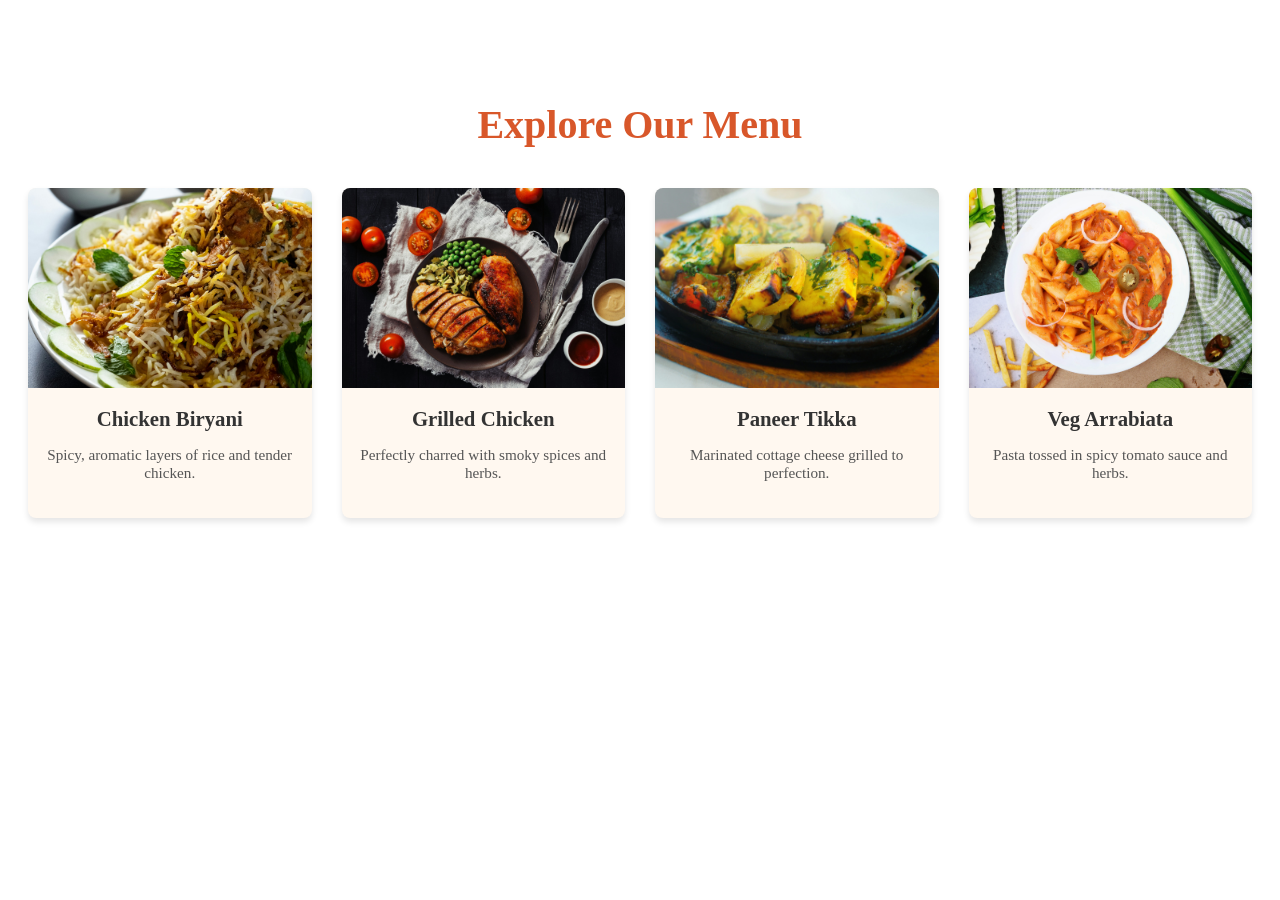
<file: web design/explore.html>
<!DOCTYPE html>
<html lang="en">
<head>
    <meta charset="UTF-8">
    <meta name="viewport" content="width=device-width, initial-scale=1.0">
    <title>Document</title>
    <style>
        .explore-menu {
  background: #fff;
  padding: 60px 20px;
  text-align: center;
}

.section-title {
  font-size: 2.5rem;
  color: #d8572a;
  margin-bottom: 40px;
}

.menu-grid {
  display: grid;
  grid-template-columns: repeat(auto-fit, minmax(250px, 1fr));
  gap: 30px;
}

.menu-card {
  background: #fff8f0;
  border-radius: 8px;
  overflow: hidden;
  box-shadow: 0 4px 6px rgba(0,0,0,0.1);
  transition: transform 0.3s;
}

.menu-card:hover {
  transform: translateY(-20px);
}

.menu-card img {
  width: 100%;
  height: 200px;
  object-fit: cover;
}

.menu-card h4 {
  font-size: 1.3rem;
  margin: 15px 0 10px;
  color: #333;
}

.menu-card p {
  padding: 0 15px 20px;
  font-size: 0.95rem;
  color: #555;
}

    </style>
</head>
<body>
    <section class="explore-menu">
  <div class="container">
    <h2 class="section-title">Explore Our Menu</h2>
    <div class="menu-grid">
      
      <!-- Chicken Biryani -->
      <div class="menu-card">
        <img src="briyani.jpg" alt="Chicken Biryani">
        <h4>Chicken Biryani</h4>
        <p>Spicy, aromatic layers of rice and tender chicken.</p>
      </div>

      <!-- Grilled Chicken -->
      <div class="menu-card">
        <img src="grill.jpg" alt="Grilled Chicken">
        <h4>Grilled Chicken</h4>
        <p>Perfectly charred with smoky spices and herbs.</p>
      </div>

      <!-- Paneer Tikka -->
      <div class="menu-card">
        <img src="paneer.jpg" alt="Paneer Tikka">
        <h4>Paneer Tikka</h4>
        <p>Marinated cottage cheese grilled to perfection.</p>
      </div>

      <!-- Veg Arrabiata -->
      <div class="menu-card">
        <img src="pasta.jpg" alt="Veg Arrabiata">
        <h4>Veg Arrabiata</h4>
        <p>Pasta tossed in spicy tomato sauce and herbs.</p>
      </div>

    </div>
  </div>
</section>

</body>
</html>
</file>
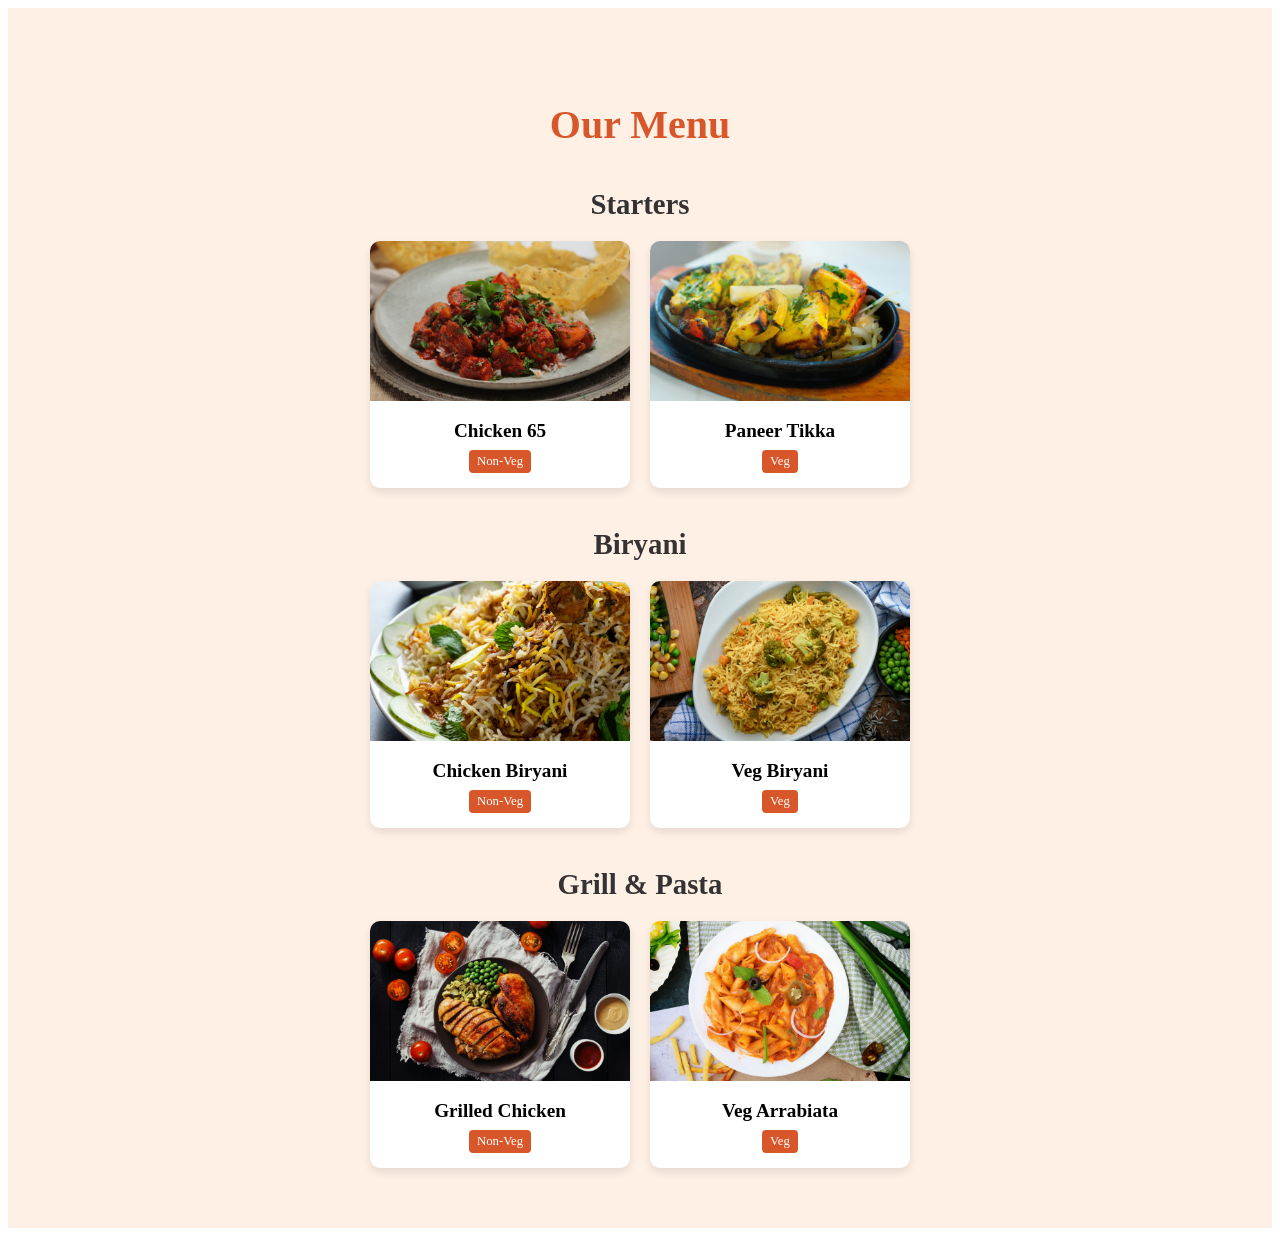
<file: web design/menu res.html>
<!DOCTYPE html>
<html lang="en">
<head>
    <meta charset="UTF-8">
    <meta name="viewport" content="width=device-width, initial-scale=1.0">
    <title>Document</title>
    <style>
        .menu {
  padding: 60px 20px;
  background-color: #fff0e6;
  text-align: center;
}

.menu h2 {
  font-size: 2.5rem;
  color: #d8572a;
  margin-bottom: 40px;
}

.menu-category h3 {
  font-size: 1.8rem;
  color: #333;
  margin: 40px 0 20px;
}

.menu-items {
  display: flex;
  gap: 20px;
  flex-wrap: wrap;
  justify-content: center;
}

.menu-card {
  background: white;
  width: 260px;
  border-radius: 10px;
  box-shadow: 0 4px 8px rgba(0,0,0,0.1);
  overflow: hidden;
  transition: transform 0.3s;
}

.menu-card:hover {
  transform: scale(1.10);
}

.menu-card img {
  width: 100%;
  height: 160px;
  object-fit: cover;
}

.menu-card .details {
  padding: 15px;
}

.menu-card h4 {
  font-size: 1.2rem;
  margin: 0 0 8px;
}

.label {
  font-size: 0.8rem;
  background: #d8572a;
  color: white;
  padding: 4px 8px;
  border-radius: 4px;
  display: inline-block;
}

/* Responsive */
@media (max-width: 768px) {
  .menu-items {
    flex-direction: column;
    align-items: center;
  }
}

    </style>
</head>
<body>
    <section class="menu" id="menu">
  <div class="container">
    <h2>Our Menu</h2>

    <div class="menu-category">
      <h3>Starters</h3>
      <div class="menu-items">
        <div class="menu-card">
          <img src="65.jpg" alt="Chicken 65">
          <div class="details">
            <h4>Chicken 65</h4>
            <span class="label">Non-Veg</span>
          </div>
        </div>
        <div class="menu-card">
          <img src="paneer.jpg" alt="Paneer Tikka">
          <div class="details">
            <h4>Paneer Tikka</h4>
            <span class="label">Veg</span>
          </div>
        </div>
      </div>
    </div>

    <div class="menu-category">
      <h3>Biryani</h3>
      <div class="menu-items">
        <div class="menu-card">
          <img src="briyani.jpg" alt="Chicken Biryani">
          <div class="details">
            <h4>Chicken Biryani</h4>
            <span class="label">Non-Veg</span>
          </div>
        </div>
        <div class="menu-card">
          <img src="veg briyani.jpg" alt="Veg Biryani">
          <div class="details">
            <h4>Veg Biryani</h4>
            <span class="label">Veg</span>
          </div>
        </div>
      </div>
    </div>

    <div class="menu-category">
      <h3>Grill & Pasta</h3>
      <div class="menu-items">
        <div class="menu-card">
          <img src="grill.jpg" alt="Grilled Chicken">
          <div class="details">
            <h4>Grilled Chicken</h4>
            <span class="label">Non-Veg</span>
          </div>
        </div>
        <div class="menu-card">
          <img src="pasta.jpg" alt="Veg Pasta">
          <div class="details">
            <h4>Veg Arrabiata</h4>
            <span class="label">Veg</span>
          </div>
        </div>
      </div>
    </div>
  </div>
</section>

</body>
</html>
</file>
<file: assets/css/main.css>
/**
* Template Name: SnapFolio
* Template URL: https://bootstrapmade.com/snapfolio-bootstrap-portfolio-template/
* Updated: Jun 13 2025 with Bootstrap v5.3.6
* Author: BootstrapMade.com
* License: https://bootstrapmade.com/license/
*/

/*--------------------------------------------------------------
# Font & Color Variables
# Help: https://bootstrapmade.com/color-system/
--------------------------------------------------------------*/
/* Fonts */
:root {
  --default-font: "Roboto",  system-ui, -apple-system, "Segoe UI", Roboto, "Helvetica Neue", Arial, "Noto Sans", "Liberation Sans", sans-serif, "Apple Color Emoji", "Segoe UI Emoji", "Segoe UI Symbol", "Noto Color Emoji";
  --heading-font: "Ubuntu",  sans-serif;
  --nav-font: "Nunito",  sans-serif;
}

/* Global Colors - The following color variables are used throughout the website. Updating them here will change the color scheme of the entire website */
:root { 
  --background-color: #1f1f1f; /* Background color for the entire website, including individual sections */
  --default-color: #ffffff; /* Default color used for the majority of the text content across the entire website */
  --heading-color: #ffffff; /* Color for headings, subheadings and title throughout the website */
  --accent-color: #9b805a; /* Accent color that represents your brand on the website. It's used for buttons, links, and other elements that need to stand out */
  --surface-color: #232323; /* The surface color is used as a background of boxed elements within sections, such as cards, icon boxes, or other elements that require a visual separation from the global background. */
  --contrast-color: #ffffff; /* Contrast color for text, ensuring readability against backgrounds of accent, heading, or default colors. */
}

/* Nav Menu Colors - The following color variables are used specifically for the navigation menu. They are separate from the global colors to allow for more customization options */
:root {
  --nav-color: #ffffff;  /* The default color of the main navmenu links */
  --nav-hover-color: #9b805a; /* Applied to main navmenu links when they are hovered over or active */
  --nav-mobile-background-color: #393939; /* Used as the background color for mobile navigation menu */
  --nav-dropdown-background-color: #393939; /* Used as the background color for dropdown items that appear when hovering over primary navigation items */
  --nav-dropdown-color: #ffffff; /* Used for navigation links of the dropdown items in the navigation menu. */
  --nav-dropdown-hover-color: #9b805a; /* Similar to --nav-hover-color, this color is applied to dropdown navigation links when they are hovered over. */
}

/* Color Presets - These classes override global colors when applied to any section or element, providing reuse of the sam color scheme. */

.light-background {
  --background-color: #2c2c2c;
  --surface-color: #323232;
}

.dark-background {
  --background-color: #040b14;
  --default-color: #ffffff;
  --heading-color: #ffffff;
  --surface-color: #151f2b;
  --contrast-color: #ffffff;
}

/* Smooth scroll */
:root {
  scroll-behavior: smooth;
}

/*--------------------------------------------------------------
# General Styling & Shared Classes
--------------------------------------------------------------*/
body {
  color: var(--default-color);
  background-color: var(--background-color);
  font-family: var(--default-font);
}
.box{
  width: 80px;
  height: 85px;
  background-color:#111;
}

a {
  color: var(--accent-color);
  text-decoration: none;
  transition: 0.3s;
}

a:hover {
  color: color-mix(in srgb, var(--accent-color), transparent 25%);
  text-decoration: none;
}

h1,
h2,
h3,
h4,
h5,
h6 {
  color: var(--heading-color);
  font-family: var(--heading-font);
}

/* PHP Email Form Messages
------------------------------*/
.php-email-form .error-message {
  display: none;
  background: #df1529;
  color: #ffffff;
  text-align: left;
  padding: 15px;
  margin-bottom: 24px;
  font-weight: 600;
}

.php-email-form .sent-message {
  display: none;
  color: #ffffff;
  background: #059652;
  text-align: center;
  padding: 15px;
  margin-bottom: 24px;
  font-weight: 600;
}

.php-email-form .loading {
  display: none;
  background: var(--surface-color);
  text-align: center;
  padding: 15px;
  margin-bottom: 24px;
}

.php-email-form .loading:before {
  content: "";
  display: inline-block;
  border-radius: 50%;
  width: 24px;
  height: 24px;
  margin: 0 10px -6px 0;
  border: 3px solid var(--accent-color);
  border-top-color: var(--surface-color);
  animation: php-email-form-loading 1s linear infinite;
}

@keyframes php-email-form-loading {
  0% {
    transform: rotate(0deg);
  }

  100% {
    transform: rotate(360deg);
  }
}

/*--------------------------------------------------------------
# Global Header
--------------------------------------------------------------*/
.header {
  --background-color: #1b1b1b;
  color: var(--default-color);
  position: fixed;
  top: 0;
  left: 0;
  bottom: 0;
  padding: 0 15px;
  width: 300px;
  transition: all ease-in-out 0.3s;
  overflow-y: auto;
  z-index: 997;
}

.header .header-container {
  border-radius: 20px;
  padding: 15px;
  background-color: var(--background-color);
  border: 1px solid color-mix(in srgb, var(--default-color), transparent 80%);
}

.header .social-links {
  margin: 0 0 10px 0;
}

.header .social-links a {
  font-size: 16px;
  display: inline-flex;
  align-items: center;
  justify-content: center;
  background: color-mix(in srgb, var(--default-color), transparent 90%);
  color: var(--default-color);
  margin: 0 2px;
  border-radius: 50%;
  text-align: center;
  width: 40px;
  height: 40px;
  transition: 0.3s;
}

.header .social-links a:hover {
  color: var(--contrast-color);
  background: var(--accent-color);
}

@media (min-width: 1200px) {

  .header~main,
  .header~#footer {
    margin-left: 330px;
  }
}

@media (max-width: 1199px) {
  .header {
    left: -100%;
  }
}

.header.header-show {
  left: 0;
}

.header .header-toggle {
  color: var(--contrast-color);
  background-color: var(--accent-color);
  font-size: 22px;
  display: flex;
  align-items: center;
  justify-content: center;
  width: 40px;
  height: 40px;
  border-radius: 50%;
  cursor: pointer;
  position: fixed;
  top: 15px;
  right: 15px;
  z-index: 9999;
  transition: background-color 0.3s;
}

.header .header-toggle:hover {
  color: var(--contrast-color);
  background-color: color-mix(in srgb, var(--accent-color) 90%, white 15%);
}

/*--------------------------------------------------------------
# Navigation Menu
--------------------------------------------------------------*/
.mobile-nav-toggle {
  display:none;
}

.navmenu {
  display: flex;
  justify-content: center;
  align-items: center;
  position:fixed;
  top: 0;
  width: 100%;
  background-color: #111; /* or var(--your-color) */
  padding: 21px 0;
  z-index: 9997;
  border: none !important;
  border-radius: 0 !important;
  box-shadow: none !important;
  gap:200px;
  font-size:25px;
}


.navmenu ul {
  display: flex;
  gap: 100px;
  list-style: none;
  padding: 0;
  margin: 0;
}
html {
  scroll-behavior: smooth;
}
body {
  margin-top: 70px; /* height of your navbar */
}

.navmenu a{
  display: inline-flex; /* changed from flex to inline-flex */
  padding: 10px 15px;
  width: auto; /* avoid full width */
}
.navmenu a:focus {
  color: var(--nav-color);
  padding: 15px 10px;
  font-family: var(--nav-font);
  font-size: 16px;
  font-weight: 400;
  display: flex;
  align-items: center;
  white-space: nowrap;
  transition: 0.3s;
  width: 100%;
}

.navmenu a .navicon,
.navmenu a:focus .navicon {
  font-size: 20px;
  margin-right: 10px;
}

.navmenu a .toggle-dropdown,
.navmenu a:focus .toggle-dropdown {
  font-size: 12px;
  line-height: 0;
  margin-left: auto;
  width: 30px;
  height: 30px;
  display: flex;
  align-items: center;
  justify-content: center;
  border-radius: 50%;
  transition: 0.3s;
  flex-shrink: 0;
  background-color: color-mix(in srgb, var(--accent-color), transparent 90%);
}

.navmenu a .toggle-dropdown:hover,
.navmenu a:focus .toggle-dropdown:hover {
  background-color: var(--accent-color);
  color: var(--contrast-color);
}

.navmenu a:hover,
.navmenu .active,
.navmenu .active:focus {
  color: var(--nav-hover-color);
}

.navmenu a:hover .navicon,
.navmenu .active .navicon,
.navmenu .active:focus .navicon {
  color: var(--accent-color);
}

.navmenu .active .toggle-dropdown,
.navmenu .active:focus .toggle-dropdown {
  background-color: var(--accent-color);
  color: var(--contrast-color);
  transform: rotate(180deg);
}

.navmenu .dropdown {
  display: block;
}

.navmenu .dropdown a,
.navmenu .dropdown a:focus {
  color: --nav-dropdown-color;
}

.navmenu .dropdown a:hover,
.navmenu .dropdown .active,
.navmenu .dropdown .active:focus {
  color: var(--nav-dropdown-hover-color);
}

.navmenu .dropdown ul {
  position: static;
  display: none;
  z-index: 99;
  padding: 5px 10px;
  margin: 5px 10px;
  background-color: var(--nav-dropdown-background-color);
  border: 1px solid color-mix(in srgb, var(--default-color), transparent 90%);
  box-shadow: none;
  transition: all 0.5s ease-in-out;
}

.navmenu .dropdown ul ul {
  background-color: rgba(33, 37, 41, 0.1);
}

.navmenu .dropdown>.dropdown-active {
  display: block;
  background-color: rgba(33, 37, 41, 0.03);
}

/*--------------------------------------------------------------
# Global Footer
--------------------------------------------------------------*/
.footer {
  color: var(--default-color);
  background-color: var(--background-color);
  font-size: 14px;
  padding: 0 0 40px 0;
  position: relative;
}

.footer .copyright {
  padding-top: 40px;
  border-top: 1px solid color-mix(in srgb, var(--default-color), transparent 90%);
}

.footer .copyright p {
  margin-bottom: 0;
}

.footer .credits {
  margin-top: 4px;
  font-size: 13px;
  text-align: center;
}

/*--------------------------------------------------------------
# Preloader
--------------------------------------------------------------*/
#preloader {
  position: fixed;
  inset: 0;
  z-index: 999999;
  overflow: hidden;
  background: var(--background-color);
  transition: all 0.6s ease-out;
}

#preloader:before {
  content: "";
  position: fixed;
  top: calc(50% - 30px);
  left: calc(50% - 30px);
  border: 6px solid #ffffff;
  border-color: var(--accent-color) transparent var(--accent-color) transparent;
  border-radius: 50%;
  width: 60px;
  height: 60px;
  animation: animate-preloader 1.5s linear infinite;
}

@keyframes animate-preloader {
  0% {
    transform: rotate(0deg);
  }

  100% {
    transform: rotate(360deg);
  }
}

/*--------------------------------------------------------------
# Scroll Top Button
--------------------------------------------------------------*/
.scroll-top {
  position: fixed;
  visibility: hidden;
  opacity: 0;
  right: 15px;
  bottom: -15px;
  z-index: 99999;
  background-color: var(--accent-color);
  width: 44px;
  height: 44px;
  border-radius: 50px;
  transition: all 0.4s;
}

.scroll-top i {
  font-size: 24px;
  color: var(--contrast-color);
  line-height: 0;
}

.scroll-top:hover {
  background-color: color-mix(in srgb, var(--accent-color), transparent 20%);
  color: var(--contrast-color);
}

.scroll-top.active {
  visibility: visible;
  opacity: 1;
  bottom: 15px;
}

/*--------------------------------------------------------------
# Disable aos animation delay on mobile devices
--------------------------------------------------------------*/
@media screen and (max-width: 768px) {
  [data-aos-delay] {
    transition-delay: 0 !important;
  }
}

/*--------------------------------------------------------------
# Global Page Titles & Breadcrumbs
--------------------------------------------------------------*/
.page-title {
  color: var(--default-color);
  padding: 25px 0 0 0;
  position: relative;
}

.page-title .container {
  border-bottom: 1px solid color-mix(in srgb, var(--default-color), transparent 90%);
  padding-bottom: 25px;
}

.page-title h1 {
  font-size: 24px;
  font-weight: 700;
}

.page-title .breadcrumbs ol {
  display: flex;
  flex-wrap: wrap;
  list-style: none;
  padding: 0;
  margin: 0;
  font-size: 14px;
  font-weight: 400;
}

.page-title .breadcrumbs ol li+li {
  padding-left: 10px;
}

.page-title .breadcrumbs ol li+li::before {
  content: "/";
  display: inline-block;
  padding-right: 10px;
  color: color-mix(in srgb, var(--default-color), transparent 70%);
}

/*--------------------------------------------------------------
# Global Sections
--------------------------------------------------------------*/
section,
.section {
  color: var(--default-color);
  background-color: var(--background-color);
  padding: 60px 0;
  overflow: clip;
}

/*--------------------------------------------------------------
# Global Section Titles
--------------------------------------------------------------*/
.section-title {
  text-align: center;
  padding-bottom: 60px;
  position: relative;
}

.section-title h2 {
  font-size: 32px;
  font-weight: 700;
  position: relative;
}

.section-title h2:before,
.section-title h2:after {
  content: "";
  width: 50px;
  height: 2px;
  background: var(--accent-color);
  display: inline-block;
}

.section-title h2:before {
  margin: 0 15px 10px 0;
}

.section-title h2:after {
  margin: 0 0 10px 15px;
}

.section-title p {
  margin-bottom: 0;
}

/*--------------------------------------------------------------
# Hero Section
--------------------------------------------------------------*/
.hero {
  min-height: 100vh;
  position: relative;
  overflow: hidden;
  display: flex;
  align-items: center;
}

.hero .background-elements {
  position:absolute;
  top: 0;
  left: 0;
  width: 100%;
  height: 100%;
  z-index: 1;
  overflow: hidden;
}

.hero .background-elements .bg-circle {
  position: absolute;
  border-radius: 50%;
  background: linear-gradient(45deg, color-mix(in srgb, var(--accent-color), transparent 90%), color-mix(in srgb, var(--accent-color), transparent 95%));
  animation: float 6s ease-in-out infinite;
}

.hero .background-elements .bg-circle.circle-1 {
  width: 300px;
  height: 300px;
  top: 10%;
  right: 10%;
  animation-delay: 0s;
}

.hero .background-elements .bg-circle.circle-2 {
  width: 200px;
  height: 200px;
  bottom: 20%;
  left: 5%;
  animation-delay: 2s;
}

.hero .hero-content {
  position: relative;
  width: 100%;
  z-index: 2;
}

.hero .container {
  position: relative;
  z-index: 3;
}

.hero .hero-text h1 {
  font-size: 72px;
  font-weight: 800;
  line-height: 1.1;
  margin-bottom: 15px;
  color: var(--heading-color);
}

.hero .hero-text h1 .accent-text {
  color: var(--accent-color);
  position: relative;
}

.hero .hero-text h1 .accent-text::after {
  content: "";
  position: absolute;
  bottom: -5px;
  left: 0;
  width: 100%;
  height: 3px;
  background: linear-gradient(90deg, var(--accent-color), color-mix(in srgb, var(--accent-color), transparent 50%));
}

.hero .hero-text h2 {
  font-size: 32px;
  font-weight: 600;
  color: var(--heading-color);
  margin-bottom: 10px;
}

.hero .hero-text .lead {
  font-size: 24px;
  margin-bottom: 20px;
  color: var(--default-color);
}

.hero .hero-text .lead span {
  color: var(--accent-color);
  font-weight: 600;
  border-bottom: 2px solid var(--accent-color);
  padding-bottom: 2px;
}

.hero .hero-text .description {
  font-size: 18px;
  line-height: 1.6;
  color: color-mix(in srgb, var(--default-color), transparent 20%);
  margin-bottom: 40px;
  max-width: 500px;
}

.hero .hero-actions {
  display: flex;
  gap: 20px;
  margin-bottom: 40px;
  flex-wrap: wrap;
}

.hero .hero-actions .btn {
  padding: 14px 30px;
  font-size: 16px;
  font-weight: 600;
  border-radius: 50px;
  text-decoration: none;
  transition: all 0.3s ease;
  border: 2px solid;
}

.hero .hero-actions .btn.btn-primary {
  background-color: var(--accent-color);
  color: var(--contrast-color);
  border-color: var(--accent-color);
}

.hero .hero-actions .btn.btn-primary:hover {
  background-color: color-mix(in srgb, var(--accent-color), black 10%);
  transform: translateY(-2px);
  box-shadow: 0 8px 25px color-mix(in srgb, var(--accent-color), transparent 70%);
}

.hero .hero-actions .btn.btn-outline {
  background-color: transparent;
  color: var(--accent-color);
  border-color: var(--accent-color);
}

.hero .hero-actions .btn.btn-outline:hover {
  background-color: var(--accent-color);
  color: var(--contrast-color);
  transform: translateY(-2px);
}

.hero .social-links {
  display: flex;
  gap: 20px;
}

.hero .social-links a {
  width: 50px;
  height: 50px;
  display: flex;
  align-items: center;
  justify-content: center;
  background-color: var(--surface-color);
  color: color-mix(in srgb, var(--default-color), transparent 40%);
  border-radius: 50%;
  font-size: 20px;
  transition: all 0.3s ease;
}

.hero .social-links a:hover {
  color: var(--contrast-color);
  background-color: var(--accent-color);
  transform: translateY(-3px);
  box-shadow: 0 8px 25px color-mix(in srgb, var(--accent-color), transparent 70%);
}

.hero .hero-visual {
  display: flex;
  justify-content: center;
  align-items: center;
  height: 100%;
}

.hero .hero-visual .profile-container {
  position: relative;
  width: 400px;
  height: 400px;
}

.hero .hero-visual .profile-container .profile-background {
  position: absolute;
  top: 20px;
  left: 20px;
  width: 100%;
  height: 100%;
  background: linear-gradient(135deg, var(--accent-color), color-mix(in srgb, var(--accent-color), var(--heading-color) 30%));
  border-radius: 30px;
  z-index: 1;
}

.hero .hero-visual .profile-container .profile-image {
  position: relative;
  width: 100%;
  height: 100%;
  object-fit: cover;
  border-radius: 30px;
  z-index: 2;
  box-shadow: 0 20px 40px color-mix(in srgb, var(--default-color), transparent 85%);
}

.hero .hero-visual .profile-container .floating-elements .floating-icon {
  position: absolute;
  width: 60px;
  height: 60px;
  background-color: var(--surface-color);
  border-radius: 50%;
  display: flex;
  align-items: center;
  justify-content: center;
  font-size: 24px;
  color: var(--accent-color);
  box-shadow: 0 8px 25px color-mix(in srgb, var(--default-color), transparent 85%);
  animation: floatIcon 4s ease-in-out infinite;
}

.hero .hero-visual .profile-container .floating-elements .floating-icon.icon-1 {
  top: -10px;
  right: 50px;
  animation-delay: 0s;
}

.hero .hero-visual .profile-container .floating-elements .floating-icon.icon-2 {
  bottom: 80px;
  right: -20px;
  animation-delay: 1s;
}

.hero .hero-visual .profile-container .floating-elements .floating-icon.icon-3 {
  bottom: -10px;
  left: 50px;
  animation-delay: 2s;
}

.hero .hero-visual .profile-container .floating-elements .floating-icon.icon-4 {
  top: 100px;
  left: -20px;
  animation-delay: 3s;
}

@keyframes float {

  0%,
  100% {
    transform: translateY(0px);
  }

  50% {
    transform: translateY(-20px);
  }
}

@keyframes floatIcon {

  0%,
  100% {
    transform: translateY(0px) rotate(0deg);
  }

  50% {
    transform: translateY(-10px) rotate(5deg);
  }
}

@media (max-width: 992px) {
  .hero .hero-text {
    text-align: center;
    margin-bottom: 50px;
  }

  .hero .hero-text h1 {
    font-size: 56px;
  }

  .hero .hero-text h2 {
    font-size: 28px;
  }

  .hero .hero-text .lead {
    font-size: 20px;
  }

  .hero .hero-visual .profile-container {
    width: 350px;
    height: 350px;
  }
}

@media (max-width: 768px) {
  .hero .hero-text h1 {
    font-size: 42px;
  }

  .hero .hero-text h2 {
    font-size: 24px;
  }

  .hero .hero-text .lead {
    font-size: 18px;
  }

  .hero .hero-text .description {
    font-size: 16px;
  }

  .hero .hero-actions {
    justify-content: center;
  }

  .hero .hero-actions .btn {
    padding: 12px 25px;
    font-size: 14px;
  }

  .hero .hero-visual .profile-container {
    width: 300px;
    height: 300px;
  }

  .hero .hero-visual .profile-container .floating-elements .floating-icon {
    width: 50px;
    height: 50px;
    font-size: 20px;
  }

  .hero .background-elements .bg-circle.circle-1 {
    width: 200px;
    height: 200px;
  }

  .hero .background-elements .bg-circle.circle-2 {
    width: 150px;
    height: 150px;
  }

  .hero .background-elements .bg-circle.circle-3 {
    width: 100px;
    height: 100px;
  }
}

/*--------------------------------------------------------------
# About Section
--------------------------------------------------------------*/
.about .profile-card {
  background: linear-gradient(135deg, var(--surface-color) 0%, color-mix(in srgb, var(--surface-color), var(--accent-color) 5%) 100%);
  border-radius: 2rem;
  padding: 2.5rem;
  text-align: center;
  box-shadow: 0 20px 40px rgba(0, 0, 0, 0.08);
  border: 1px solid color-mix(in srgb, var(--accent-color), transparent 90%);
  position: relative;
  overflow: hidden;
}

.about .profile-card::before {
  content: "";
  position: absolute;
  top: 0;
  left: 0;
  right: 0;
  height: 4px;
  background: linear-gradient(90deg, var(--accent-color), color-mix(in srgb, var(--accent-color), var(--heading-color) 30%));
}

@media (max-width: 991px) {
  .about .profile-card {
    margin-bottom: 3rem;
  }
}

.about .profile-header {
  position: relative;
  margin-bottom: 2rem;
}

.about .profile-header .profile-image {
  width: 160px;
  height: 160px;
  margin: 0 auto 1.5rem;
  border-radius: 50%;
  overflow: hidden;
  border: 4px solid var(--accent-color);
  box-shadow: 0 10px 30px rgba(0, 0, 0, 0.15);
}

.about .profile-header .profile-image img {
  width: 100%;
  height: 100%;
  object-fit: cover;
  margin-right: 100%;
}

.about .profile-header .profile-badge {
    position: absolute;
  bottom: 20px;
  right: calc(50% - 65px);
  width: 32px;
  height: 32px;
  background-color: var(--accent-color);
  border-radius: 50%;
  display: flex;
  align-items: center;
  justify-content: center;
  border: 3px solid var(--surface-color);
}

.about .profile-header .profile-badge i {
  color: var(--contrast-color);
  font-size: 14px;
}

.about .profile-content h3 {
  font-size: 1.5rem;
  font-weight: 700;
  margin-bottom: 0.5rem;
  color: var(--heading-color);
}

.about .profile-content .profession {
  color: var(--accent-color);
  font-weight: 500;
  margin-bottom: 2rem;
}

.about .contact-links {
  display: flex;
  flex-direction: column;
  gap: 1rem;
}

.about .contact-links .contact-item {
  display: flex;
  align-items: center;
  gap: 0.75rem;
  padding: 0.75rem 1rem;
  background-color: color-mix(in srgb, var(--surface-color), var(--background-color) 50%);
  border-radius: 0.75rem;
  text-decoration: none;
  color: var(--default-color);
  transition: all 0.3s;
  border: 1px solid color-mix(in srgb, var(--default-color), transparent 90%);
}

.about .contact-links .contact-item:hover {
  background-color: var(--accent-color);
  color: var(--contrast-color);
  transform: translateY(-2px);
  box-shadow: 0 5px 20px color-mix(in srgb, var(--accent-color), transparent 70%);
}

.about .contact-links .contact-item i {
  font-size: 1rem;
  width: 18px;
}

.about .about-content {
  padding-left: 3rem;
}

@media (max-width: 991px) {
  .about .about-content {
    padding-left: 0;
  }
}

.about .about-content .section-header {
  margin-bottom: 2rem;
}

.about .about-content .section-header .badge-text {
  display: inline-block;
  background: linear-gradient(135deg, var(--accent-color), color-mix(in srgb, var(--accent-color), var(--heading-color) 20%));
  color: var(--contrast-color);
  padding: 0.5rem 1.5rem;
  border-radius: 2rem;
  font-size: 0.875rem;
  font-weight: 600;
  letter-spacing: 0.5px;
  margin-bottom: 1.5rem;
}

.about .about-content .section-header h2 {
  font-size: 2.25rem;
  font-weight: 700;
  line-height: 1.3;
  margin: 0;
}

@media (max-width: 768px) {
  .about .about-content .section-header h2 {
    font-size: 1.875rem;
  }
}

.about .about-content .description {
  margin-bottom: 2.5rem;
}

.about .about-content .description p {
  font-size: 1.1rem;
  line-height: 1.7;
  color: color-mix(in srgb, var(--default-color), transparent 20%);
  margin-bottom: 1.5rem;
}

.about .about-content .description p:last-child {
  margin-bottom: 0;
}

.about .stats-grid {
  display: grid;
  grid-template-columns: repeat(3, 1fr);
  gap: 2rem;
  margin-bottom: 2.5rem;
  padding: 2rem;
  background-color: var(--surface-color);
  border-radius: 1.5rem;
  box-shadow: 0 10px 30px rgba(0, 0, 0, 0.05);
}

@media (max-width: 768px) {
  .about .stats-grid {
    grid-template-columns: 1fr;
    gap: 1.5rem;
    text-align: center;
  }
}

.about .stats-grid .stat-item {
  text-align: center;
}

.about .stats-grid .stat-item .stat-number {
  font-size: 2rem;
  font-weight: 700;
  color: var(--accent-color);
  display: block;
  margin-bottom: 0.5rem;
}

.about .stats-grid .stat-item .stat-label {
  font-size: 0.875rem;
  color: color-mix(in srgb, var(--default-color), transparent 40%);
  font-weight: 500;
}

.about .details-grid {
  margin-bottom: 2.5rem;
}

.about .details-grid .detail-row {
  display: grid;
  grid-template-columns: 1fr 1fr;
  gap: 2rem;
  margin-bottom: 1.5rem;
}

@media (max-width: 768px) {
  .about .details-grid .detail-row {
    grid-template-columns: 1fr;
    gap: 1rem;
  }
}

.about .details-grid .detail-row:last-child {
  margin-bottom: 0;
}

.about .details-grid .detail-item .detail-label {
  display: block;
  font-size: 0.875rem;
  color: color-mix(in srgb, var(--default-color), transparent 50%);
  margin-bottom: 0.5rem;
  font-weight: 500;
}

.about .details-grid .detail-item .detail-value {
  display: block;
  font-weight: 600;
  color: var(--heading-color);
  font-size: 1rem;
}

.about .cta-section {
  display: flex;
  gap: 1rem;
  flex-wrap: wrap;
}

.about .cta-section .btn {
  padding: 0.875rem 2rem;
  border-radius: 0.75rem;
  font-weight: 600;
  text-decoration: none;
  transition: all 0.3s;
  display: inline-flex;
  align-items: center;
  gap: 0.5rem;
  border: 2px solid transparent;
}

.about .cta-section .btn.btn-primary {
  background-color: var(--accent-color);
  color: var(--contrast-color);
}

.about .cta-section .btn.btn-primary:hover {
  background-color: color-mix(in srgb, var(--accent-color), black 15%);
  transform: translateY(-2px);
  box-shadow: 0 10px 30px color-mix(in srgb, var(--accent-color), transparent 60%);
}

.about .cta-section .btn.btn-outline {
  background-color: transparent;
  color: var(--default-color);
  border-color: color-mix(in srgb, var(--default-color), transparent 70%);
}

.about .cta-section .btn.btn-outline:hover {
  border-color: var(--accent-color);
  transform: translateY(-2px);
}

/*--------------------------------------------------------------
# Stats Section
--------------------------------------------------------------*/
.stats .stats-wrapper {
  display: grid;
  grid-template-columns: repeat(4, 1fr);
  gap: 20px;
}

@media (max-width: 992px) {
  .stats .stats-wrapper {
    grid-template-columns: repeat(2, 1fr);
  }
}

@media (max-width: 576px) {
  .stats .stats-wrapper {
    grid-template-columns: 1fr;
  }
}

.stats .stats-item {
  background: linear-gradient(135deg, color-mix(in srgb, var(--surface-color), transparent 5%), var(--surface-color));
  border-radius: 15px;
  padding: 40px 20px;
  text-align: center;
  position: relative;
  transition: transform 0.3s ease, box-shadow 0.3s ease;
  box-shadow: 0 10px 30px rgba(0, 0, 0, 0.05);
  overflow: hidden;
}

.stats .stats-item:hover {
  transform: translateY(-10px);
  box-shadow: 0 15px 35px rgba(0, 0, 0, 0.1);
}

.stats .stats-item:hover .icon-wrapper {
  transform: scale(1.1);
}

.stats .stats-item:nth-child(1) .icon-wrapper {
  background-color: color-mix(in srgb, var(--accent-color), transparent 85%);
}

.stats .stats-item:nth-child(1) .icon-wrapper i {
  color: color-mix(in srgb, var(--accent-color), transparent 10%);
}

.stats .stats-item:nth-child(2) .icon-wrapper {
  background-color: color-mix(in srgb, #ff7e00, transparent 85%);
}

.stats .stats-item:nth-child(2) .icon-wrapper i {
  color: color-mix(in srgb, #ff7e00, transparent 10%);
}

.stats .stats-item:nth-child(3) .icon-wrapper {
  background-color: color-mix(in srgb, #00c875, transparent 85%);
}

.stats .stats-item:nth-child(3) .icon-wrapper i {
  color: color-mix(in srgb, #00c875, transparent 10%);
}

.stats .stats-item:nth-child(4) .icon-wrapper {
  background-color: color-mix(in srgb, #e83e8c, transparent 85%);
}

.stats .stats-item:nth-child(4) .icon-wrapper i {
  color: color-mix(in srgb, #e83e8c, transparent 10%);
}

.stats .stats-item .icon-wrapper {
  width: 80px;
  height: 80px;
  border-radius: 50%;
  display: flex;
  align-items: center;
  justify-content: center;
  margin: 0 auto 20px;
  transition: transform 0.3s ease;
}

.stats .stats-item .icon-wrapper i {
  font-size: 36px;
}

.stats .stats-item span {
  display: block;
  font-size: 48px;
  font-weight: 700;
  color: var(--heading-color);
  margin-bottom: 10px;
  line-height: 1;
  font-family: var(--heading-font);
}

.stats .stats-item p {
  color: var(--default-color);
  font-size: 18px;
  margin: 0;
  font-weight: 500;
  font-family: var(--heading-font);
  opacity: 0.8;
}

/*--------------------------------------------------------------
# Skills Section
--------------------------------------------------------------*/
.skills .skills-category {
  background-color: var(--surface-color);
  padding: 30px;
  border-radius: 8px;
  box-shadow: 0 0 20px rgba(0, 0, 0, 0.05);
  height: 100%;
  transition: transform 0.3s;
}

.skills .skills-category:hover {
  transform: translateY(-5px);
}

.skills .skills-category h3 {
  font-size: 24px;
  margin-bottom: 25px;
  position: relative;
  padding-bottom: 15px;
}

.skills .skills-category h3:after {
  content: "";
  position: absolute;
  bottom: 0;
  left: 0;
  width: 50px;
  height: 2px;
  background-color: var(--accent-color);
}

.skills .skill-item {
  margin-bottom: 25px;
}

.skills .skill-item:last-child {
  margin-bottom: 0;
}

.skills .skill-item h4 {
  font-size: 16px;
  margin-bottom: 8px;
}

.skills .skill-item .skill-percentage {
  font-size: 14px;
  color: color-mix(in srgb, var(--heading-color), transparent 30%);
}

.skills .skill-item .progress {
  height: 8px;
  background-color: color-mix(in srgb, var(--accent-color), transparent 90%);
  border-radius: 20px;
  overflow: hidden;
  position: relative;
}

.skills .skill-item .progress .progress-bar {
  background-color: var(--accent-color);
  transition: width 1.5s ease-in-out;
  width: 0;
  height: 100%;
  border-radius: 20px;
}

.skills .skill-item .skill-tooltip {
  font-size: 14px;
  color: color-mix(in srgb, var(--default-color), transparent 30%);
  margin-top: 8px;
  opacity: 0;
  transform: translateY(-5px);
  transition: all 0.3s;
}

.skills .skill-item:hover .skill-tooltip {
  opacity: 1;
  transform: translateY(0);
}

.skills .skill-box {
  background-color: var(--surface-color);
  padding: 25px 20px;
  border-radius: 8px;
  text-align: center;
  transition: all 0.3s;
  height: 100%;
  position: relative;
  overflow: hidden;
  box-shadow: 0 0 15px rgba(0, 0, 0, 0.05);
}

.skills .skill-box:hover {
  transform: translateY(-5px);
}

.skills .skill-box:hover i {
  color: var(--accent-color);
  transform: scale(1.1);
}

.skills .skill-box:hover .skill-tooltip {
  opacity: 1;
  transform: translateY(0);
}

.skills .skill-box i {
  font-size: 36px;
  color: color-mix(in srgb, var(--accent-color), transparent 20%);
  margin-bottom: 15px;
  display: inline-block;
  transition: all 0.3s;
}

.skills .skill-box h4 {
  font-size: 18px;
  margin-bottom: 10px;
}

.skills .skill-box .skill-tooltip {
  font-size: 14px;
  color: color-mix(in srgb, var(--default-color), transparent 30%);
  opacity: 0;
  transform: translateY(5px);
  transition: all 0.3s;
}

@media (max-width: 991.98px) {
  .skills .skills-category {
    margin-bottom: 30px;
  }

  .skills .skills-category:last-child {
    margin-bottom: 0;
  }
}

@media (max-width: 767.98px) {
  .skills .skill-box {
    margin-bottom: 20px;
  }

  .skills .skill-box:last-child {
    margin-bottom: 0;
  }
}

/*--------------------------------------------------------------
# Resume Section
--------------------------------------------------------------*/
.resume .resume-side {
  background-color: var(--surface-color);
  padding: 2rem;
  border-radius: 10px;
  box-shadow: 0 0 20px rgba(0, 0, 0, 0.1);
  height: 100%;
}

.resume .resume-side .profile-img {
  text-align: center;
}

.resume .resume-side .profile-img img {
  width: 200px;
  height: 200px;
  object-fit: cover;
  border: 5px solid color-mix(in srgb, var(--accent-color), transparent 85%);
  border-radius: 50%;
}

.resume .resume-side h3 {
  font-size: 1.5rem;
  margin-bottom: 1rem;
  color: var(--heading-color);
  font-weight: 600;
}

.resume .resume-side .contact-info li {
  margin-bottom: 1rem;
  color: var(--default-color);
}

.resume .resume-side .contact-info li i {
  width: 25px;
  color: var(--accent-color);
  margin-right: 0.5rem;
}

.resume .resume-side .skill-item {
  margin-bottom: 1.5rem;
}

.resume .resume-side .skill-item span {
  font-size: 0.9rem;
  color: var(--default-color);
}

.resume .resume-side .skill-item .progress {
  height: 8px;
  background-color: color-mix(in srgb, var(--accent-color), transparent 90%);
  border-radius: 4px;
  margin-top: 0.5rem;
}

.resume .resume-side .skill-item .progress .progress-bar {
  background-color: var(--accent-color);
  width: 0;
  transition: width 1s ease;
}

.resume .resume-section {
  margin-bottom: 3rem;
}

.resume .resume-section h3 {
  font-size: 1.75rem;
  margin-bottom: 1.5rem;
  color: var(--heading-color);
  font-weight: 600;
}

.resume .resume-section h3 i {
  color: var(--accent-color);
}

.resume .resume-section .resume-item {
  padding-left: 1.5rem;
  border-left: 2px solid color-mix(in srgb, var(--accent-color), transparent 80%);
  margin-bottom: 2rem;
  position: relative;
}

.resume .resume-section .resume-item:before {
  content: "";
  position: absolute;
  width: 16px;
  height: 16px;
  border-radius: 50%;
  left: -9px;
  top: 0;
  background: var(--accent-color);
}

.resume .resume-section .resume-item h4 {
  font-size: 1.2rem;
  margin-bottom: 0.5rem;
  color: var(--heading-color);
  font-weight: 600;
}

.resume .resume-section .resume-item h5 {
  font-size: 1rem;
  margin-bottom: 0.5rem;
  color: var(--accent-color);
}

.resume .resume-section .resume-item .company {
  font-size: 0.95rem;
  margin-bottom: 1rem;
  color: var(--heading-color);
}

.resume .resume-section .resume-item .company i {
  margin-right: 0.5rem;
}

.resume .resume-section .resume-item ul {
  padding-left: 1.2rem;
}

.resume .resume-section .resume-item ul li {
  margin-bottom: 0.5rem;
  color: var(--default-color);
}

.resume .resume-section .resume-item p {
  color: var(--default-color);
  margin-bottom: 0;
}

@media (max-width: 991.98px) {
  .resume .resume-side {
    margin-bottom: 2rem;
  }
}

/*--------------------------------------------------------------
# Portfolio Section
--------------------------------------------------------------*/
@media (max-width: 991px) {
  .portfolio .filter-sidebar {
    margin-bottom: 30px;
  }
}

.portfolio .filters-wrapper {
  background-color: color-mix(in srgb, var(--surface-color), var(--default-color) 3%);
  padding: 30px;
  border-radius: 10px;
  box-shadow: 0 5px 25px rgba(0, 0, 0, 0.05);
}

@media (max-width: 991px) {
  .portfolio .filters-wrapper {
    padding: 20px;
  }
}

.portfolio .portfolio-filters {
  padding: 0;
  margin: 0;
  list-style: none;
  display: flex;
  flex-direction: column;
  gap: 10px;
}

@media (max-width: 991px) {
  .portfolio .portfolio-filters {
    flex-direction: row;
    flex-wrap: wrap;
    justify-content: center;
  }
}

.portfolio .portfolio-filters li {
  cursor: pointer;
  padding: 12px 20px;
  font-size: 16px;
  font-weight: 500;
  line-height: 1;
  color: var(--default-color);
  transition: all 0.3s ease-in-out;
  border-radius: 6px;
  background: transparent;
  position: relative;
  border-left: 3px solid transparent;
}

@media (max-width: 991px) {
  .portfolio .portfolio-filters li {
    padding: 8px 16px;
    border: 1px solid color-mix(in srgb, var(--accent-color), transparent 80%);
    border-left-width: 3px;
  }
}

.portfolio .portfolio-filters li:hover {
  color: var(--accent-color);
  background-color: color-mix(in srgb, var(--accent-color), transparent 90%);
  border-left-color: color-mix(in srgb, var(--accent-color), transparent 50%);
}

.portfolio .portfolio-filters li.filter-active {
  color: var(--accent-color);
  background-color: color-mix(in srgb, var(--accent-color), transparent 90%);
  border-left-color: var(--accent-color);
  font-weight: 600;
}

.portfolio .portfolio-wrap {
  transition: 0.4s;
  position: relative;
  overflow: hidden;
  border-radius: 12px;
  box-shadow: 0 5px 20px rgba(0, 0, 0, 0.08);
  height: 100%;
}

.portfolio .portfolio-wrap img {
  transition: transform 0.6s cubic-bezier(0.215, 0.61, 0.355, 1);
  width: 100%;
  height: 350px;
  object-fit: cover;
}

.portfolio .portfolio-wrap .portfolio-info {
  position: absolute;
  bottom: 0;
  left: 0;
  right: 0;
  padding: 25px;
  background: linear-gradient(to top, rgba(0, 0, 0, 0.8) 0%, rgba(0, 0, 0, 0.4) 60%, rgba(0, 0, 0, 0) 100%);
  z-index: 3;
  transition: all 0.4s cubic-bezier(0.215, 0.61, 0.355, 1);
  transform: translateY(20px);
  opacity: 0;
}

.portfolio .portfolio-wrap .portfolio-info .content {
  transition: all 0.4s cubic-bezier(0.215, 0.61, 0.355, 1);
  transform: translateY(20px);
}

.portfolio .portfolio-wrap .portfolio-info .category {
  display: inline-block;
  color: var(--accent-color);
  font-size: 14px;
  font-weight: 500;
  text-transform: uppercase;
  letter-spacing: 1px;
  margin-bottom: 8px;
}

.portfolio .portfolio-wrap .portfolio-info h4 {
  font-size: 20px;
  color: var(--contrast-color);
  font-weight: 700;
  margin-bottom: 15px;
}

.portfolio .portfolio-wrap .portfolio-info .portfolio-links {
  display: flex;
  gap: 12px;
}

.portfolio .portfolio-wrap .portfolio-info .portfolio-links a {
  color: var(--contrast-color);
  width: 40px;
  height: 40px;
  display: flex;
  align-items: center;
  justify-content: center;
  background-color: color-mix(in srgb, var(--accent-color), transparent 30%);
  border-radius: 50%;
  font-size: 18px;
  transition: 0.3s;
}

.portfolio .portfolio-wrap .portfolio-info .portfolio-links a:hover {
  background-color: var(--accent-color);
  transform: translateY(-3px);
}

.portfolio .portfolio-wrap:hover {
  transform: translateY(-5px);
}

.portfolio .portfolio-wrap:hover img {
  transform: scale(1.08);
}

.portfolio .portfolio-wrap:hover .portfolio-info {
  transform: translateY(0);
  opacity: 1;
}

.portfolio .portfolio-wrap:hover .portfolio-info .content {
  transform: translateY(0);
}

/*--------------------------------------------------------------
# Services Section
--------------------------------------------------------------*/
.services .service-header {
  margin-bottom: 60px;
}

.services .service-header .service-intro .service-heading {
  font-size: 48px;
  margin-bottom: 0;
  font-weight: 700;
  line-height: 1.2;
  color: var(--heading-color);
}

.services .service-header .service-intro .service-heading div {
  display: block;
  position: relative;
}

.services .service-header .service-intro .service-heading span {
  display: block;
  color: var(--accent-color);
}

@media (max-width: 992px) {
  .services .service-header .service-intro .service-heading {
    font-size: 36px;
  }
}

@media (max-width: 768px) {
  .services .service-header .service-intro .service-heading {
    font-size: 30px;
    margin-bottom: 20px;
  }
}

.services .service-header .service-summary p {
  margin-bottom: 25px;
  color: var(--default-color);
}

.services .service-header .service-summary .service-btn {
  display: inline-flex;
  align-items: center;
  padding: 12px 30px;
  background-color: var(--accent-color);
  color: var(--contrast-color);
  border-radius: 4px;
  font-weight: 500;
  transition: all 0.3s ease;
}

.services .service-header .service-summary .service-btn i {
  margin-left: 10px;
  transition: transform 0.3s ease;
}

.services .service-header .service-summary .service-btn:hover {
  background-color: color-mix(in srgb, var(--accent-color), transparent 15%);
  color: var(--contrast-color);
}

.services .service-header .service-summary .service-btn:hover i {
  transform: translateX(5px);
}

@media (max-width: 992px) {
  .services .service-header .service-summary {
    margin-top: 30px;
  }
}

.services .service-card {
  padding: 40px 40px 40px 40px;
  margin-bottom: 30px;
  border: 2px solid color-mix(in srgb, var(--accent-color), transparent 90%);
  transition: all 0.3s ease;
}

.services .service-card .service-icon {
  margin-bottom: 25px;
  background-color: color-mix(in srgb, var(--accent-color), transparent 90%);
  display: inline-flex;
  align-items: center;
  justify-content: center;
  border-radius: 10px;
  width: 64px;
  height: 64px;
}

.services .service-card .service-icon i {
  font-size: 32px;
  color: var(--accent-color);
  transition: all 0.3s ease;
}

.services .service-card h3 {
  font-size: 28px;
  margin-bottom: 15px;
  font-weight: 700;
}

.services .service-card h3 a {
  color: var(--heading-color);
  transition: color 0.3s ease;
}

.services .service-card h3 a span {
  display: block;
}

.services .service-card h3 a:hover {
  color: var(--accent-color);
}

.services .service-card p {
  color: var(--default-color);
  transition: color 0.3s ease;
  margin-bottom: 0;
}

.services .service-card .card-action {
  position: absolute;
  top: 0;
  right: 0;
  width: 80px;
  height: 80px;
  display: flex;
  align-items: center;
  justify-content: center;
  background-color: var(--accent-color);
  opacity: 0;
  visibility: hidden;
  transform: translateY(20px);
  transition: all 0.3s ease;
}

.services .service-card .card-action i {
  font-size: 24px;
  color: var(--contrast-color);
  transition: transform 0.3s ease;
}

.services .service-card .card-action:hover i {
  transform: rotate(45deg);
}

.services .service-card::before {
  content: "";
  position: absolute;
  top: 0;
  left: 0;
  right: 0;
  bottom: 0;
  background-color: var(--surface-color);
  clip-path: polygon(70% 0, 100% 30%, 100% 100%, 0 100%, 0 0);
  z-index: -1;
  opacity: 0;
  visibility: hidden;
  transition: all 0.3s ease;
}

.services .service-card:hover {
  border-color: transparent;
}

.services .service-card:hover::before {
  opacity: 1;
  visibility: visible;
  background-color: color-mix(in srgb, var(--accent-color), transparent 90%);
}

.services .service-card:hover h3 a {
  color: var(--accent-color);
}

.services .service-card:hover h3 a:hover {
  color: var(--accent-color);
}

.services .service-card:hover p {
  color: color-mix(in srgb, var(--default-color), transparent 20%);
}

.services .service-card:hover .card-action {
  opacity: 1;
  visibility: visible;
  transform: translateY(0);
}

.services .service-card:hover .service-icon i {
  transform: scale(1.1);
}

@media (max-width: 768px) {
  .services .service-card {
    padding: 150px 25px 25px;
  }

  .services .service-card h3 {
    font-size: 24px;
  }

  .services .service-card .service-icon {
    position: absolute;
    top: 40px;
    left: 25px;
  }
}

@media (max-width: 768px) {
  .services {
    padding: 70px 0 50px;
  }
}

/*--------------------------------------------------------------
# Testimonials Section
--------------------------------------------------------------*/
.testimonials .testimonial-masonry {
  display: grid;
  grid-template-columns: repeat(3, 1fr);
  gap: 2rem;
  position: relative;
}

.testimonials .testimonial-masonry::before {
  content: "";
  position: absolute;
  width: 100%;
  height: 100%;
  background: radial-gradient(circle at center, color-mix(in srgb, var(--accent-color), transparent 95%), transparent);
  opacity: 0.5;
  z-index: -1;
}

.testimonials .testimonial-item:nth-child(3n-1) {
  margin-top: 3rem;
}

.testimonials .testimonial-item:nth-child(3n) {
  margin-top: 1.5rem;
}

.testimonials .testimonial-item.highlight .testimonial-content {
  background-color: color-mix(in srgb, var(--accent-color), transparent 92%);
  border: 1px solid color-mix(in srgb, var(--accent-color), transparent 70%);
}

.testimonials .testimonial-item.highlight .testimonial-content .quote-pattern {
  background-color: color-mix(in srgb, var(--accent-color), transparent 85%);
}

.testimonials .testimonial-item.highlight .testimonial-content .quote-pattern i {
  color: var(--accent-color);
}

.testimonials .testimonial-content {
  background-color: var(--surface-color);
  border-radius: 20px;
  padding: 2rem;
  position: relative;
  transition: all 0.3s ease;
  border: 1px solid color-mix(in srgb, var(--default-color), transparent 92%);
}

.testimonials .testimonial-content:hover {
  transform: translateY(-5px);
}

.testimonials .testimonial-content p {
  font-size: 1rem;
  line-height: 1.7;
  margin: 1.5rem 0;
  position: relative;
}

.testimonials .quote-pattern {
  position: absolute;
  top: -1.25rem;
  left: 2rem;
  width: 2.5rem;
  height: 2.5rem;
  background-color: var(--surface-color);
  border-radius: 50%;
  display: flex;
  align-items: center;
  justify-content: center;
  border: 1px solid color-mix(in srgb, var(--default-color), transparent 92%);
}

.testimonials .quote-pattern i {
  font-size: 1.25rem;
  color: var(--accent-color);
}

.testimonials .client-info {
  display: flex;
  align-items: center;
  gap: 1rem;
  margin-top: 1.5rem;
  padding-top: 1.5rem;
  border-top: 1px solid color-mix(in srgb, var(--default-color), transparent 92%);
}

.testimonials .client-image {
  width: 50px;
  height: 50px;
  border-radius: 50%;
  overflow: hidden;
  flex-shrink: 0;
}

.testimonials .client-image img {
  width: 100%;
  height: 100%;
  object-fit: cover;
}

.testimonials .client-details h3 {
  font-size: 1.125rem;
  margin-bottom: 0.25rem;
}

.testimonials .client-details .position {
  font-size: 0.875rem;
  color: color-mix(in srgb, var(--heading-color), transparent 40%);
}

@media (max-width: 1199.98px) {
  .testimonials .testimonial-masonry {
    grid-template-columns: repeat(2, 1fr);
    gap: 1.5rem;
  }

  .testimonials .testimonial-item:nth-child(3n-1),
  .testimonials .testimonial-item:nth-child(3n) {
    margin-top: 0;
  }

  .testimonials .testimonial-item:nth-child(even) {
    margin-top: 2rem;
  }
}

@media (max-width: 767.98px) {
  .testimonials .testimonial-masonry {
    grid-template-columns: 1fr;
    gap: 2rem;
  }

  .testimonials .testimonial-item:nth-child(even) {
    margin-top: 0;
  }

  .testimonials .testimonial-content {
    padding: 1.5rem;
  }

  .testimonials .testimonial-content p {
    font-size: 0.9375rem;
    margin: 1.25rem 0;
  }

  .testimonials .quote-pattern {
    width: 2.25rem;
    height: 2.25rem;
    top: -1.125rem;
  }

  .testimonials .quote-pattern i {
    font-size: 1.125rem;
  }

  .testimonials .client-info {
    margin-top: 1.25rem;
    padding-top: 1.25rem;
  }

  .testimonials .client-image {
    width: 45px;
    height: 45px;
  }

  .testimonials .client-details h3 {
    font-size: 1rem;
  }

  .testimonials .client-details .position {
    font-size: 0.8125rem;
  }
}

/*--------------------------------------------------------------
# Contact Section
--------------------------------------------------------------*/
.contact .info-box {
  background-color: var(--accent-color);
  color: var(--contrast-color);
  padding: 3rem;
  border-radius: 1rem;
  height: 100%;
}

.contact .info-box h3 {
  color: var(--contrast-color);
  font-size: 2rem;
  margin-bottom: 1rem;
}

@media (max-width: 767.98px) {
  .contact .info-box h3 {
    font-size: 1.75rem;
  }
}

.contact .info-box p {
  opacity: 0.8;
  margin-bottom: 2rem;
}

.contact .info-box a {
  color: var(--contrast-color);
}

@media (max-width: 992px) {
  .contact .info-box {
    padding: 1.5rem;
  }
}

.contact .info-item {
  display: flex;
  gap: 1.5rem;
  margin-bottom: 2rem;
}

.contact .info-item:last-child {
  margin-bottom: 0;
}

.contact .info-item .icon-box {
  width: 3.5rem;
  height: 3.5rem;
  background-color: color-mix(in srgb, var(--contrast-color), transparent 85%);
  border-radius: 50%;
  display: flex;
  align-items: center;
  justify-content: center;
  flex-shrink: 0;
  transition: 0.3s;
}

.contact .info-item .icon-box i {
  font-size: 1.5rem;
  color: var(--contrast-color);
}

.contact .info-item:hover .icon-box {
  background-color: color-mix(in srgb, var(--contrast-color), transparent 70%);
}

.contact .info-item .content h4 {
  color: var(--contrast-color);
  font-size: 1.25rem;
  margin-bottom: 0.5rem;
  font-weight: 700;
}

.contact .info-item .content p {
  margin-bottom: 0.25rem;
  font-size: 0.95rem;
}

.contact .info-item .content p:last-child {
  margin-bottom: 0;
}

.contact .contact-form {
  background-color: var(--surface-color);
  padding: 3rem;
  border-radius: 1rem;
  height: 100%;
  box-shadow: 0 0 25px rgba(0, 0, 0, 0.05);
}

@media (max-width: 992px) {
  .contact .contact-form {
    padding: 1.5rem;
  }
}

.contact .contact-form h3 {
  font-size: 2rem;
  margin-bottom: 1rem;
}

@media (max-width: 768px) {
  .contact .contact-form h3 {
    font-size: 1.75rem;
  }
}

.contact .contact-form p {
  color: color-mix(in srgb, var(--default-color), transparent 25%);
  margin-bottom: 2rem;
}

.contact .contact-form .form-control,
.contact .contact-form .form-select {
  padding: 0.875rem 1.25rem;
  border-color: color-mix(in srgb, var(--default-color), transparent 90%);
  border-radius: 0.5rem;
  background-color: color-mix(in srgb, var(--surface-color) 90%, white 5%);
  color: var(--default-color);
}

.contact .contact-form .form-control:focus,
.contact .contact-form .form-select:focus {
  box-shadow: none;
  border-color: var(--accent-color);
}

.contact .contact-form .form-control::placeholder,
.contact .contact-form .form-select::placeholder {
  color: color-mix(in srgb, var(--default-color), transparent 50%);
}

.contact .contact-form .btn {
  background-color: var(--accent-color);
  color: var(--contrast-color);
  padding: 1rem 2rem;
  border-radius: 2rem;
  display: inline-flex;
  align-items: center;
  gap: 0.5rem;
  transition: 0.3s;
}

.contact .contact-form .btn i {
  font-size: 1.25rem;
}

.contact .contact-form .btn:hover {
  background-color: color-mix(in srgb, var(--accent-color), var(--contrast-color) 20%);
}

/*--------------------------------------------------------------
# Portfolio Details Section
--------------------------------------------------------------*/
.portfolio-details .portfolio-details-slider {
  position: relative;
  overflow: hidden;
  border-radius: 8px;
  box-shadow: 0 0 30px rgba(var(--default-color), 0.1);
}

.portfolio-details .portfolio-details-slider .swiper-wrapper {
  height: auto !important;
}

.portfolio-details .portfolio-details-slider img {
  aspect-ratio: 16/9;
  object-fit: cover;
}

.portfolio-details .portfolio-details-slider .swiper-pagination {
  position: absolute;
  bottom: 20px;
}

.portfolio-details .portfolio-details-slider .swiper-pagination .swiper-pagination-bullet {
  width: 12px;
  height: 12px;
  background-color: var(--contrast-color);
  opacity: 0.5;
  transition: 0.3s;
}

.portfolio-details .portfolio-details-slider .swiper-pagination .swiper-pagination-bullet.swiper-pagination-bullet-active {
  opacity: 1;
  background-color: var(--accent-color);
}

.portfolio-details .portfolio-info {
  padding: 30px;
  background-color: var(--surface-color);
  border-radius: 8px;
  box-shadow: 0 0 30px rgba(var(--default-color), 0.1);
}

.portfolio-details .portfolio-info h3 {
  font-size: 22px;
  font-weight: 700;
  margin-bottom: 20px;
  padding-bottom: 20px;
  border-bottom: 1px solid color-mix(in srgb, var(--default-color), transparent 90%);
}

.portfolio-details .portfolio-info ul {
  padding: 0;
  list-style: none;
}

.portfolio-details .portfolio-info ul li {
  padding: 10px 0;
  border-bottom: 1px solid color-mix(in srgb, var(--default-color), transparent 90%);
}

.portfolio-details .portfolio-info ul li:last-child {
  border-bottom: 0;
}

.portfolio-details .portfolio-info ul li strong {
  font-weight: 600;
  margin-right: 10px;
  color: var(--heading-color);
}

.portfolio-details .portfolio-info ul li a {
  color: var(--accent-color);
  transition: 0.3s;
}

.portfolio-details .portfolio-info ul li a:hover {
  color: color-mix(in srgb, var(--accent-color), transparent 25%);
  text-decoration: underline;
}

.portfolio-details .portfolio-description h2 {
  font-size: 26px;
  font-weight: 700;
  margin-bottom: 20px;
}

.portfolio-details .portfolio-description p {
  padding: 0;
  margin-bottom: 20px;
  color: color-mix(in srgb, var(--default-color), transparent 20%);
}

.portfolio-details .portfolio-description .features h3 {
  font-size: 22px;
  font-weight: 600;
  margin-bottom: 30px;
}

.portfolio-details .portfolio-description .features .feature-item {
  padding: 30px;
  background-color: var(--surface-color);
  border-radius: 8px;
  height: 100%;
  transition: 0.3s;
  box-shadow: 0 0 30px rgba(var(--default-color), 0.1);
}

.portfolio-details .portfolio-description .features .feature-item:hover {
  transform: translateY(-5px);
}

.portfolio-details .portfolio-description .features .feature-item i {
  font-size: 32px;
  color: var(--accent-color);
  margin-bottom: 20px;
  display: inline-block;
}

.portfolio-details .portfolio-description .features .feature-item h4 {
  font-size: 18px;
  font-weight: 600;
  margin-bottom: 15px;
}

.portfolio-details .portfolio-description .features .feature-item p {
  margin: 0;
  font-size: 15px;
}

@media (max-width: 991px) {
  .portfolio-details .portfolio-info {
    margin-top: 20px;
  }
}

@media (max-width: 768px) {
  .portfolio-details .portfolio-description h2 {
    font-size: 24px;
  }
}

/*--------------------------------------------------------------
# Service Details Section
--------------------------------------------------------------*/
.service-details .service-details-slider {
  position: relative;
  overflow: hidden;
  border-radius: 10px;
  z-index: 1;
}

.service-details .service-details-slider .swiper-wrapper {
  height: auto !important;
}

.service-details .service-details-slider .swiper-pagination {
  position: absolute;
  bottom: 20px;
  left: 0;
  right: 0;
  z-index: 2;
}

.service-details .service-details-slider .swiper-pagination .swiper-pagination-bullet {
  width: 10px;
  height: 10px;
  background-color: var(--contrast-color);
  opacity: 0.5;
  transition: 0.3s;
}

.service-details .service-details-slider .swiper-pagination .swiper-pagination-bullet.swiper-pagination-bullet-active {
  opacity: 1;
  width: 20px;
  border-radius: 5px;
}

.service-details .content h3 {
  font-size: 28px;
  font-weight: 700;
  margin-bottom: 20px;
}

.service-details .content p {
  color: color-mix(in srgb, var(--default-color), transparent 20%);
  margin-bottom: 15px;
}

.service-details .content .features .feature-box {
  padding: 20px;
  background: var(--surface-color);
  border-radius: 10px;
  box-shadow: 0 0 20px rgba(0, 0, 0, 0.05);
  height: 100%;
  transition: 0.3s;
}

.service-details .content .features .feature-box:hover {
  transform: translateY(-5px);
}

.service-details .content .features .feature-box i {
  font-size: 24px;
  color: var(--accent-color);
  margin-right: 15px;
}

.service-details .content .features .feature-box h4 {
  font-size: 18px;
  font-weight: 600;
  margin: 0;
}

.service-details .service-info {
  background: var(--surface-color);
  padding: 30px;
  border-radius: 10px;
  box-shadow: 0 0 20px rgba(0, 0, 0, 0.05);
}

.service-details .service-info h4 {
  font-size: 22px;
  font-weight: 700;
  margin-bottom: 25px;
  padding-bottom: 15px;
  border-bottom: 2px solid color-mix(in srgb, var(--accent-color), transparent 85%);
}

.service-details .service-info .info-item {
  margin-bottom: 25px;
}

.service-details .service-info .info-item:last-child {
  margin-bottom: 0;
}

.service-details .service-info .info-item i {
  font-size: 24px;
  color: var(--accent-color);
  margin-bottom: 10px;
}

.service-details .service-info .info-item h5 {
  font-size: 16px;
  font-weight: 600;
  margin-bottom: 5px;
}

.service-details .service-info .info-item p {
  color: color-mix(in srgb, var(--default-color), transparent 20%);
  margin: 0;
}

.service-details .related-services {
  background: var(--surface-color);
  padding: 30px;
  border-radius: 10px;
  box-shadow: 0 0 20px rgba(0, 0, 0, 0.05);
}

.service-details .related-services h4 {
  font-size: 22px;
  font-weight: 700;
  margin-bottom: 25px;
  padding-bottom: 15px;
  border-bottom: 2px solid color-mix(in srgb, var(--accent-color), transparent 85%);
}

.service-details .related-services .service-item {
  margin-bottom: 25px;
  padding-bottom: 25px;
  border-bottom: 1px solid color-mix(in srgb, var(--default-color), transparent 90%);
}

.service-details .related-services .service-item:last-child {
  margin-bottom: 0;
  padding-bottom: 0;
  border-bottom: none;
}

.service-details .related-services .service-item i {
  font-size: 24px;
  color: var(--accent-color);
  margin-bottom: 10px;
}

.service-details .related-services .service-item h5 {
  font-size: 18px;
  margin-bottom: 10px;
}

.service-details .related-services .service-item h5 a {
  color: var(--heading-color);
  transition: 0.3s;
}

.service-details .related-services .service-item h5 a:hover {
  color: var(--accent-color);
}

.service-details .related-services .service-item p {
  color: color-mix(in srgb, var(--default-color), transparent 20%);
  margin: 0;
  font-size: 14px;
}

@media (max-width: 991px) {

  .service-details .service-info,
  .service-details .related-services {
    margin-top: 30px;
  }
}
</file>
